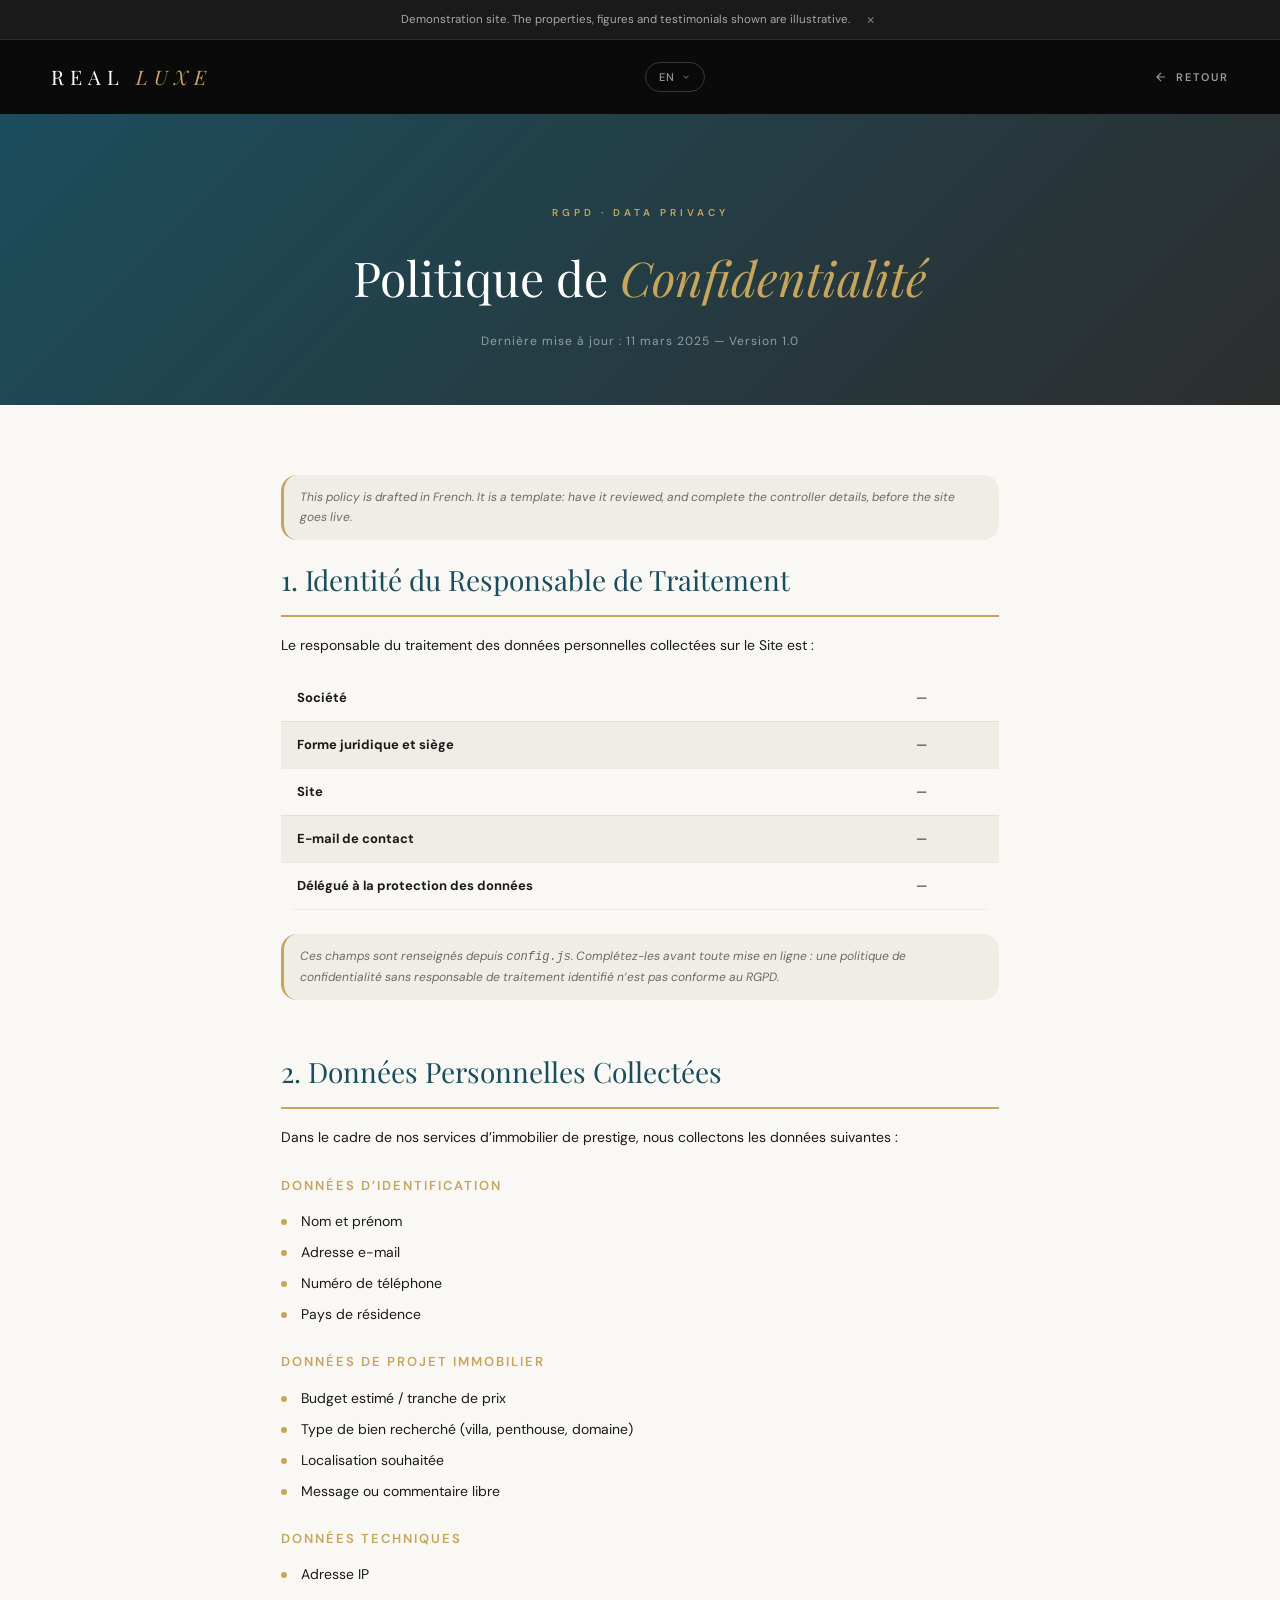
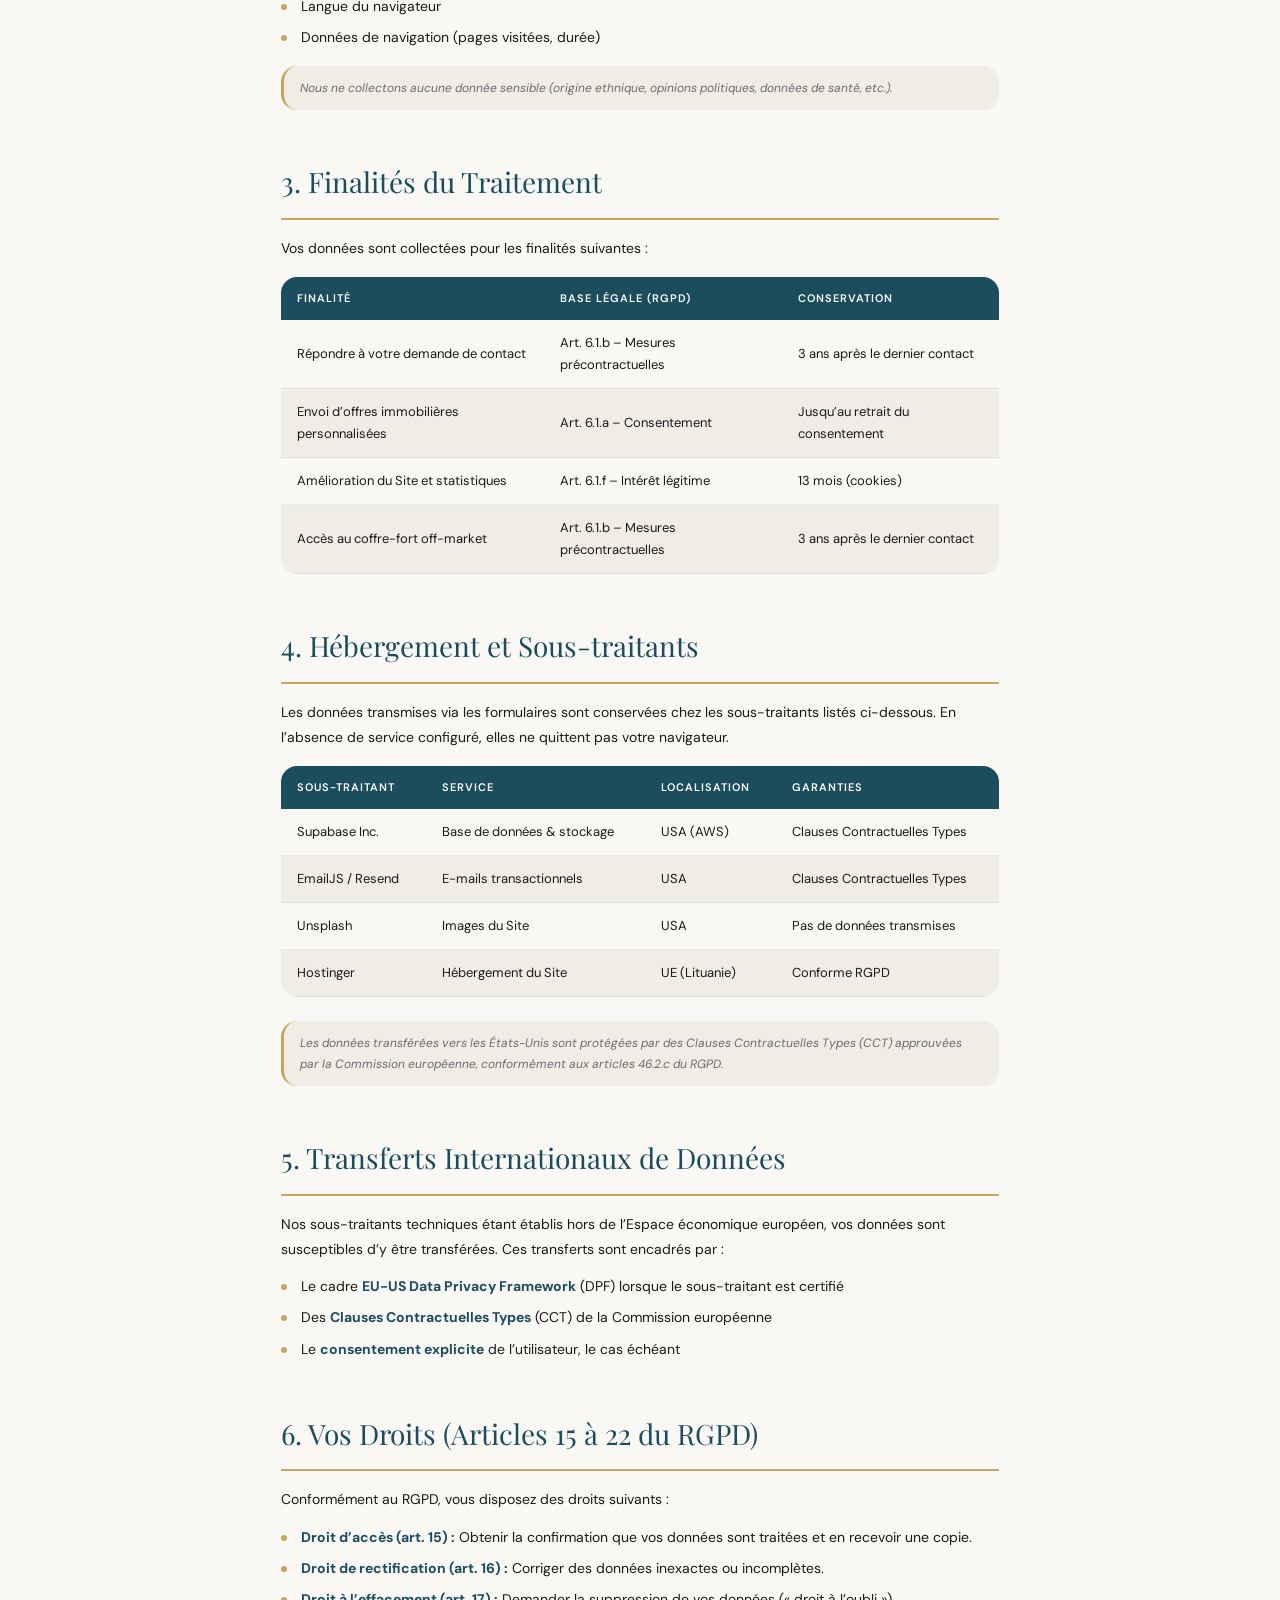
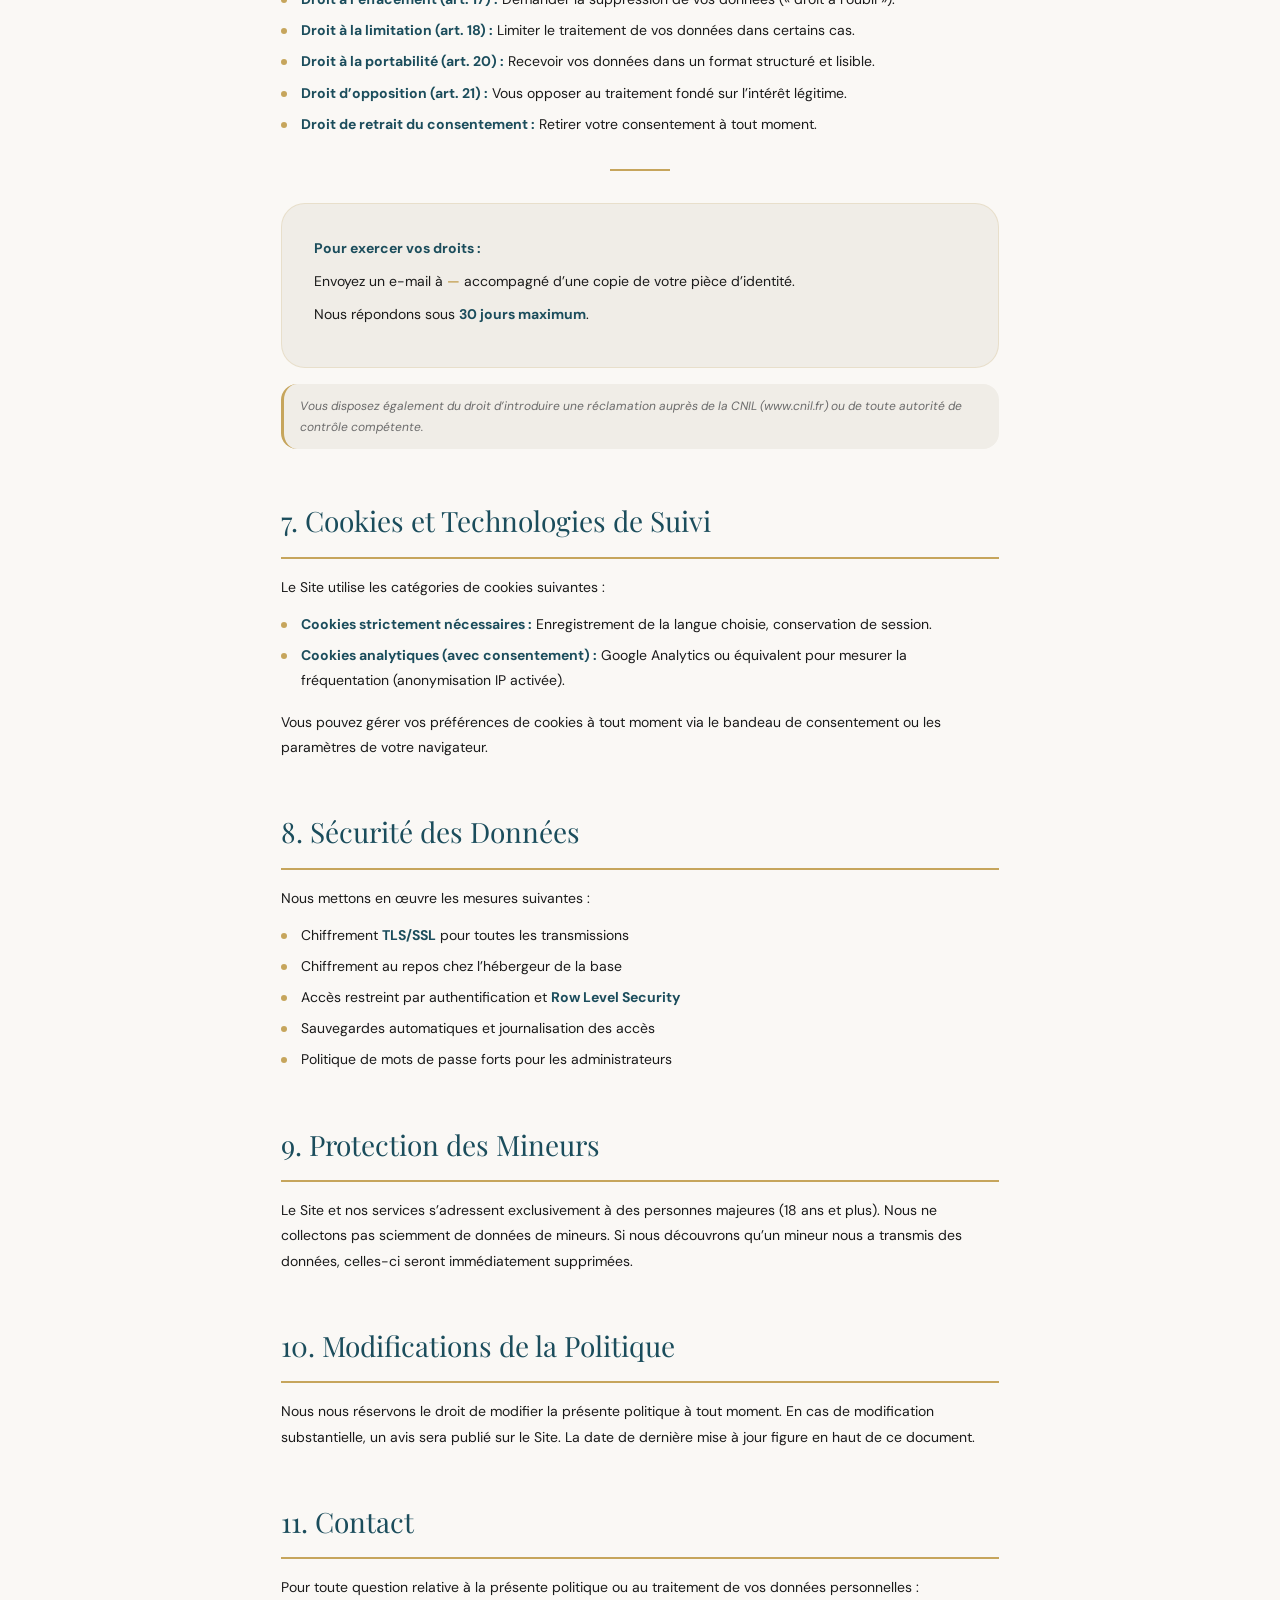
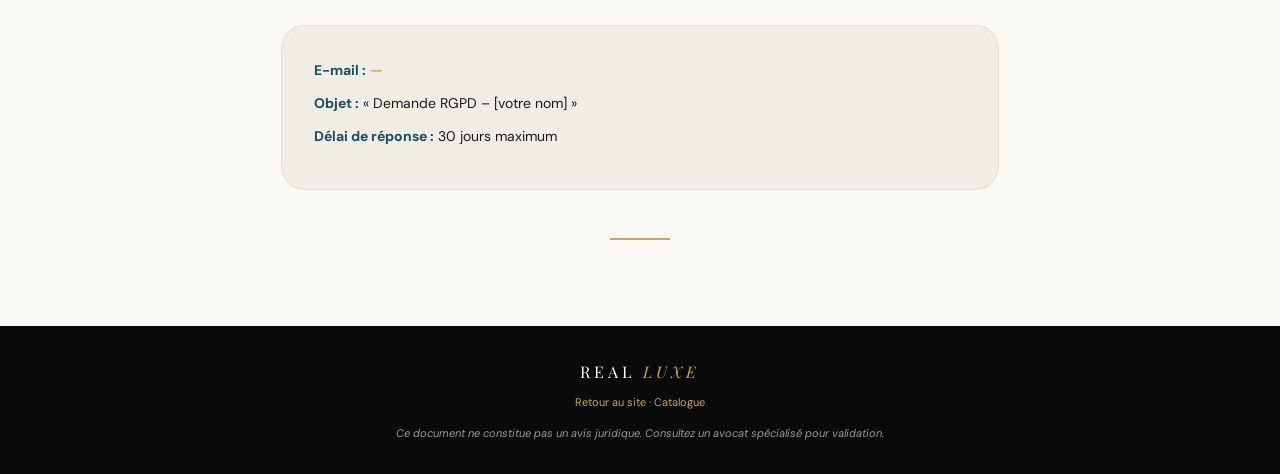
<file: privacy.html>
<!DOCTYPE html>
<html lang="fr">
<head>
<meta charset="UTF-8">
<meta name="viewport" content="width=device-width,initial-scale=1,viewport-fit=cover">
<meta name="description" content="Real Luxe — Politique de Confidentialité. Protection des données personnelles conforme au RGPD.">
<meta name="referrer" content="strict-origin-when-cross-origin">
<title>Real Luxe — Politique de Confidentialité</title>

<!-- Fonts -->
<link rel="preconnect" href="https://fonts.googleapis.com">
<link rel="preconnect" href="https://fonts.gstatic.com" crossorigin>
<link href="https://fonts.googleapis.com/css2?family=Playfair+Display:ital,wght@0,400;0,700;0,900;1,400&family=DM+Sans:wght@300;400;500;600;700&display=swap" rel="stylesheet">

<script src="config.js" defer></script>
<script src="data.js" defer></script>
<script src="script.js" defer></script>

<style>
:root{
  --gold:#C6A55C;--gold-light:#D4B978;--gold-dark:#A88B3D;
  --ivory:#FAF8F5;--cream:#F0EDE7;
  --charcoal:#1A1A1A;--graphite:#2D2D2D;--slate:#6B6B6B;--mist:#9A9A9A;
  --white:#FFFFFF;--black:#0A0A0A;
  --sea:#1B4D5C;--sea-light:#2A7A8C;
  --font-display:'Playfair Display',Georgia,serif;
  --font-body:'DM Sans','Helvetica Neue',sans-serif;
  --ease:cubic-bezier(.22,1,.36,1);
  --gutter:clamp(20px,4vw,80px);
  --radius:16px;--radius-lg:24px;--radius-pill:999px;
}
*,*::before,*::after{margin:0;padding:0;box-sizing:border-box}
html{-webkit-text-size-adjust:100%;overflow-x:hidden}
body{font-family:var(--font-body);font-weight:400;color:var(--charcoal);background:var(--ivory);line-height:1.7;overflow-x:hidden;-webkit-font-smoothing:antialiased;-moz-osx-font-smoothing:grayscale}
a{text-decoration:none;color:inherit}

/* Site notice — this page carries its own stylesheet, so the rule is repeated
   here rather than pulling in the whole design system for one bar. */
.pp-header{gap:16px}
.pp-header .lang-sel{position:relative;margin-left:auto;margin-right:16px}
.pp-header .lang-btn{display:flex;align-items:center;gap:6px;padding:7px 13px;border:1px solid rgba(255,255,255,.18);border-radius:999px;background:none;cursor:pointer;font-family:inherit;font-size:11px;font-weight:500;letter-spacing:.1em;color:var(--mist)}
.pp-header .lang-btn:hover{color:var(--gold);border-color:rgba(198,165,92,.5)}
.pp-header .lang-drop{display:none;position:absolute;top:calc(100% + 6px);right:0;background:#1A1A1A;border:1px solid rgba(255,255,255,.12);border-radius:10px;overflow:hidden;min-width:64px;z-index:20}
.pp-header .lang-sel.open .lang-drop{display:block}
.pp-header .lang-opt{display:block;width:100%;padding:9px 14px;border:0;background:none;cursor:pointer;font-family:inherit;font-size:11px;letter-spacing:.1em;color:var(--mist);text-align:left}
.pp-header .lang-opt:hover,.pp-header .lang-opt.active{background:rgba(198,165,92,.14);color:var(--gold)}
.site-notice{display:flex;align-items:center;justify-content:center;gap:12px;padding:9px 20px;background:var(--charcoal);color:rgba(255,255,255,.62);font-size:11.5px;line-height:1.5;text-align:center;border-bottom:1px solid rgba(255,255,255,.07)}
.site-notice-close{background:none;border:0;cursor:pointer;color:rgba(255,255,255,.4);font-size:17px;line-height:1;padding:2px 4px;font-family:inherit}
.site-notice-close:hover{color:var(--gold)}
[hidden]{display:none!important}
:focus-visible{outline:2px solid var(--gold);outline-offset:3px}

/* HEADER */
.pp-header{background:var(--black);padding:20px var(--gutter);display:flex;align-items:center;justify-content:space-between}
.pp-logo{font-family:var(--font-display);font-size:20px;font-weight:400;letter-spacing:6px;text-transform:uppercase;color:var(--white)}
.pp-logo span{color:var(--gold);font-style:italic}
.pp-back{display:inline-flex;align-items:center;gap:8px;font-size:11px;font-weight:600;letter-spacing:2px;text-transform:uppercase;color:var(--mist);transition:color .3s}
.pp-back:hover{color:var(--gold)}
.pp-back svg{transition:transform .3s}
.pp-back:hover svg{transform:translateX(-4px)}

/* HERO BANNER */
.pp-hero{background:linear-gradient(135deg,var(--sea) 0%,var(--graphite) 100%);padding:clamp(60px,10vh,100px) var(--gutter) clamp(40px,6vh,60px);text-align:center}
.pp-hero-label{font-size:10px;font-weight:600;letter-spacing:4px;text-transform:uppercase;color:var(--gold);margin-bottom:16px}
.pp-hero h1{font-family:var(--font-display);font-size:clamp(28px,5vw,48px);font-weight:400;color:var(--white);margin-bottom:12px}
.pp-hero h1 em{color:var(--gold);font-style:italic}
.pp-hero-date{font-size:12px;color:rgba(255,255,255,.5);letter-spacing:1px}

/* CONTENT */
.pp-content{max-width:820px;margin:0 auto;padding:clamp(40px,6vh,80px) var(--gutter)}

.pp-section{margin-bottom:48px}
.pp-section h2{font-family:var(--font-display);font-size:clamp(20px,3vw,28px);font-weight:400;color:var(--sea);margin-bottom:16px;padding-bottom:12px;border-bottom:2px solid var(--gold)}
.pp-section h3{font-size:13px;font-weight:600;letter-spacing:2px;text-transform:uppercase;color:var(--gold);margin:24px 0 12px}
.pp-section p{font-size:14px;color:var(--charcoal);line-height:1.8;margin-bottom:12px}
.pp-section ul{list-style:none;padding:0;margin:0 0 16px}
.pp-section ul li{position:relative;padding-left:20px;font-size:14px;line-height:1.8;margin-bottom:6px}
.pp-section ul li::before{content:'';position:absolute;left:0;top:10px;width:6px;height:6px;background:var(--gold);border-radius:50%}
.pp-section ul li strong{color:var(--sea)}
.pp-note{font-size:12px;color:var(--slate);font-style:italic;padding:12px 16px;background:var(--cream);border-radius:var(--radius);border-left:3px solid var(--gold);margin:16px 0}

/* TABLE */
.pp-table{width:100%;border-collapse:collapse;margin:16px 0 24px;font-size:13px;border-radius:var(--radius);overflow:hidden}
.pp-table thead{background:var(--sea);color:var(--white)}
.pp-table th{padding:12px 16px;text-align:left;font-weight:600;font-size:11px;letter-spacing:1px;text-transform:uppercase}
.pp-table td{padding:12px 16px;border-bottom:1px solid rgba(0,0,0,.06)}
.pp-table tbody tr:nth-child(even){background:var(--cream)}
.pp-table tbody tr:hover{background:rgba(198,165,92,.08)}

/* CONTACT BOX */
.pp-contact{background:var(--cream);border-radius:var(--radius-lg);padding:32px;border:1px solid rgba(198,165,92,.2);margin-top:24px}
.pp-contact p{margin-bottom:8px;font-size:14px}
.pp-contact strong{color:var(--sea)}
.pp-contact .pp-email{color:var(--gold);font-weight:600}

/* GOLD LINE */
.pp-gold-line{width:60px;height:2px;background:var(--gold);margin:32px auto}

/* FOOTER */
.pp-footer{background:var(--black);color:var(--white);padding:32px var(--gutter);text-align:center}
.pp-footer-logo{font-family:var(--font-display);font-size:16px;letter-spacing:4px;text-transform:uppercase;margin-bottom:8px}
.pp-footer-logo span{color:var(--gold);font-style:italic}
.pp-footer p{font-size:11px;color:var(--mist)}
.pp-footer a{color:var(--gold);transition:color .3s}
.pp-footer a:hover{color:var(--gold-light)}
.pp-disclaimer{font-size:10px;color:var(--slate);margin-top:12px;font-style:italic}

/* RESPONSIVE */
@media(max-width:600px){
  .pp-table{font-size:11px}
  .pp-table th,.pp-table td{padding:8px 10px}
  .pp-contact{padding:20px}
}
</style>
</head>
<body data-page="privacy" data-lang-fixed>

<!-- Demonstration notice. Populated from config.notice; removed when disabled. -->
<div id="siteNotice" class="site-notice" hidden>
  <span id="siteNoticeText"></span>
  <button type="button" class="site-notice-close" aria-label="Dismiss notice">&times;</button>
</div>

<!-- HEADER -->
<div class="pp-header">
  <a href="index.html" class="pp-logo">Real <span>Luxe</span></a>
  <span data-lang-mount></span><a href="index.html" class="pp-back">
    <svg width="14" height="14" viewBox="0 0 24 24" fill="none" stroke="currentColor" stroke-width="2"><path d="M19 12H5M12 19l-7-7 7-7"/></svg>
    Retour
  </a>
</div>

<!-- HERO -->
<div class="pp-hero">
  <div class="pp-hero-label">RGPD &middot; Data Privacy</div>
  <h1>Politique de <em>Confidentialit&eacute;</em></h1>
  <p class="pp-hero-date">Derni&egrave;re mise &agrave; jour : 11 mars 2025 &mdash; Version 1.0</p>
</div>

<!-- CONTENT -->
<div class="pp-content">

  <div class="pp-note" data-t="privacy_notice"></div>


  <!-- 1. RESPONSABLE -->
  <div class="pp-section">
    <h2>1. Identit&eacute; du Responsable de Traitement</h2>
    <p>Le responsable du traitement des donn&eacute;es personnelles collect&eacute;es sur le Site est&nbsp;:</p>
    <table class="pp-table">
      <tbody>
        <tr><td><strong>Soci&eacute;t&eacute;</strong></td><td data-legal="name">&mdash;</td></tr>
        <tr><td><strong>Forme juridique et si&egrave;ge</strong></td><td data-legal="jurisdiction">&mdash;</td></tr>
        <tr><td><strong>Site</strong></td><td data-legal="url">&mdash;</td></tr>
        <tr><td><strong>E-mail de contact</strong></td><td data-legal="privacyEmail">&mdash;</td></tr>
        <tr><td><strong>D&eacute;l&eacute;gu&eacute; &agrave; la protection des donn&eacute;es</strong></td><td data-legal="dpoEmail">&mdash;</td></tr>
      </tbody>
    </table>
    <div class="pp-note" id="legalTodo" hidden>Ces champs sont renseign&eacute;s depuis <code>config.js</code>. Compl&eacute;tez-les avant toute mise en ligne&nbsp;: une politique de confidentialit&eacute; sans responsable de traitement identifi&eacute; n&rsquo;est pas conforme au RGPD.</div>
  </div>

  <!-- 2. DONNEES -->
  <div class="pp-section">
    <h2>2. Donn&eacute;es Personnelles Collect&eacute;es</h2>
    <p>Dans le cadre de nos services d&rsquo;immobilier de prestige, nous collectons les donn&eacute;es suivantes :</p>

    <h3>Donn&eacute;es d&rsquo;identification</h3>
    <ul>
      <li>Nom et pr&eacute;nom</li>
      <li>Adresse e-mail</li>
      <li>Num&eacute;ro de t&eacute;l&eacute;phone</li>
      <li>Pays de r&eacute;sidence</li>
    </ul>

    <h3>Donn&eacute;es de projet immobilier</h3>
    <ul>
      <li>Budget estim&eacute; / tranche de prix</li>
      <li>Type de bien recherch&eacute; (villa, penthouse, domaine)</li>
      <li>Localisation souhait&eacute;e</li>
      <li>Message ou commentaire libre</li>
    </ul>

    <h3>Donn&eacute;es techniques</h3>
    <ul>
      <li>Adresse IP</li>
      <li>Langue du navigateur</li>
      <li>Donn&eacute;es de navigation (pages visit&eacute;es, dur&eacute;e)</li>
    </ul>

    <div class="pp-note">Nous ne collectons aucune donn&eacute;e sensible (origine ethnique, opinions politiques, donn&eacute;es de sant&eacute;, etc.).</div>
  </div>

  <!-- 3. FINALITES -->
  <div class="pp-section">
    <h2>3. Finalit&eacute;s du Traitement</h2>
    <p>Vos donn&eacute;es sont collect&eacute;es pour les finalit&eacute;s suivantes :</p>
    <table class="pp-table">
      <thead>
        <tr><th>Finalit&eacute;</th><th>Base l&eacute;gale (RGPD)</th><th>Conservation</th></tr>
      </thead>
      <tbody>
        <tr>
          <td>R&eacute;pondre &agrave; votre demande de contact</td>
          <td>Art. 6.1.b &ndash; Mesures pr&eacute;contractuelles</td>
          <td>3 ans apr&egrave;s le dernier contact</td>
        </tr>
        <tr>
          <td>Envoi d&rsquo;offres immobili&egrave;res personnalis&eacute;es</td>
          <td>Art. 6.1.a &ndash; Consentement</td>
          <td>Jusqu&rsquo;au retrait du consentement</td>
        </tr>
        <tr>
          <td>Am&eacute;lioration du Site et statistiques</td>
          <td>Art. 6.1.f &ndash; Int&eacute;r&ecirc;t l&eacute;gitime</td>
          <td>13 mois (cookies)</td>
        </tr>
        <tr>
          <td>Acc&egrave;s au coffre-fort off-market</td>
          <td>Art. 6.1.b &ndash; Mesures pr&eacute;contractuelles</td>
          <td>3 ans apr&egrave;s le dernier contact</td>
        </tr>
      </tbody>
    </table>
  </div>

  <!-- 4. HEBERGEMENT -->
  <div class="pp-section">
    <h2>4. H&eacute;bergement et Sous-traitants</h2>
    <p>Les donn&eacute;es transmises via les formulaires sont conserv&eacute;es chez les sous-traitants list&eacute;s ci-dessous. En l&rsquo;absence de service configur&eacute;, elles ne quittent pas votre navigateur.</p>
    <table class="pp-table">
      <thead>
        <tr><th>Sous-traitant</th><th>Service</th><th>Localisation</th><th>Garanties</th></tr>
      </thead>
      <tbody>
        <tr><td>Supabase Inc.</td><td>Base de donn&eacute;es &amp; stockage</td><td>USA (AWS)</td><td>Clauses Contractuelles Types</td></tr>
        <tr><td>EmailJS / Resend</td><td>E-mails transactionnels</td><td>USA</td><td>Clauses Contractuelles Types</td></tr>
        <tr><td>Unsplash</td><td>Images du Site</td><td>USA</td><td>Pas de donn&eacute;es transmises</td></tr>
        <tr><td>Hostinger</td><td>H&eacute;bergement du Site</td><td>UE (Lituanie)</td><td>Conforme RGPD</td></tr>
      </tbody>
    </table>
    <div class="pp-note">Les donn&eacute;es transf&eacute;r&eacute;es vers les &Eacute;tats-Unis sont prot&eacute;g&eacute;es par des Clauses Contractuelles Types (CCT) approuv&eacute;es par la Commission europ&eacute;enne, conform&eacute;ment aux articles 46.2.c du RGPD.</div>
  </div>

  <!-- 5. TRANSFERTS -->
  <div class="pp-section">
    <h2>5. Transferts Internationaux de Donn&eacute;es</h2>
    <p>Nos sous-traitants techniques &eacute;tant &eacute;tablis hors de l&rsquo;Espace &eacute;conomique europ&eacute;en, vos donn&eacute;es sont susceptibles d&rsquo;y &ecirc;tre transf&eacute;r&eacute;es. Ces transferts sont encadr&eacute;s par&nbsp;:
    <ul>
      <li>Le cadre <strong>EU-US Data Privacy Framework</strong> (DPF) lorsque le sous-traitant est certifi&eacute;</li>
      <li>Des <strong>Clauses Contractuelles Types</strong> (CCT) de la Commission europ&eacute;enne</li>
      <li>Le <strong>consentement explicite</strong> de l&rsquo;utilisateur, le cas &eacute;ch&eacute;ant</li>
    </ul>
  </div>

  <!-- 6. VOS DROITS -->
  <div class="pp-section">
    <h2>6. Vos Droits (Articles 15 &agrave; 22 du RGPD)</h2>
    <p>Conform&eacute;ment au RGPD, vous disposez des droits suivants :</p>
    <ul>
      <li><strong>Droit d&rsquo;acc&egrave;s (art. 15) :</strong> Obtenir la confirmation que vos donn&eacute;es sont trait&eacute;es et en recevoir une copie.</li>
      <li><strong>Droit de rectification (art. 16) :</strong> Corriger des donn&eacute;es inexactes ou incompl&egrave;tes.</li>
      <li><strong>Droit &agrave; l&rsquo;effacement (art. 17) :</strong> Demander la suppression de vos donn&eacute;es (&laquo; droit &agrave; l&rsquo;oubli &raquo;).</li>
      <li><strong>Droit &agrave; la limitation (art. 18) :</strong> Limiter le traitement de vos donn&eacute;es dans certains cas.</li>
      <li><strong>Droit &agrave; la portabilit&eacute; (art. 20) :</strong> Recevoir vos donn&eacute;es dans un format structur&eacute; et lisible.</li>
      <li><strong>Droit d&rsquo;opposition (art. 21) :</strong> Vous opposer au traitement fond&eacute; sur l&rsquo;int&eacute;r&ecirc;t l&eacute;gitime.</li>
      <li><strong>Droit de retrait du consentement :</strong> Retirer votre consentement &agrave; tout moment.</li>
    </ul>

    <div class="pp-gold-line"></div>

    <div class="pp-contact">
      <p><strong>Pour exercer vos droits :</strong></p>
      <p>Envoyez un e-mail &agrave; <span class="pp-email" data-legal="privacyEmail">&mdash;</span> accompagn&eacute; d&rsquo;une copie de votre pi&egrave;ce d&rsquo;identit&eacute;.</p>
      <p>Nous r&eacute;pondons sous <strong>30 jours maximum</strong>.</p>
    </div>

    <div class="pp-note">Vous disposez &eacute;galement du droit d&rsquo;introduire une r&eacute;clamation aupr&egrave;s de la CNIL (www.cnil.fr) ou de toute autorit&eacute; de contr&ocirc;le comp&eacute;tente.</div>
  </div>

  <!-- 7. COOKIES -->
  <div class="pp-section">
    <h2>7. Cookies et Technologies de Suivi</h2>
    <p>Le Site utilise les cat&eacute;gories de cookies suivantes :</p>
    <ul>
      <li><strong>Cookies strictement n&eacute;cessaires :</strong> Enregistrement de la langue choisie, conservation de session.</li>
      <li><strong>Cookies analytiques (avec consentement) :</strong> Google Analytics ou &eacute;quivalent pour mesurer la fr&eacute;quentation (anonymisation IP activ&eacute;e).</li>
    </ul>
    <p>Vous pouvez g&eacute;rer vos pr&eacute;f&eacute;rences de cookies &agrave; tout moment via le bandeau de consentement ou les param&egrave;tres de votre navigateur.</p>
  </div>

  <!-- 8. SECURITE -->
  <div class="pp-section">
    <h2>8. S&eacute;curit&eacute; des Donn&eacute;es</h2>
    <p>Nous mettons en &oelig;uvre les mesures suivantes :</p>
    <ul>
      <li>Chiffrement <strong>TLS/SSL</strong> pour toutes les transmissions</li>
      <li>Chiffrement au repos chez l&rsquo;h&eacute;bergeur de la base</li>
      <li>Acc&egrave;s restreint par authentification et <strong>Row Level Security</strong></li>
      <li>Sauvegardes automatiques et journalisation des acc&egrave;s</li>
      <li>Politique de mots de passe forts pour les administrateurs</li>
    </ul>
  </div>

  <!-- 9. MINEURS -->
  <div class="pp-section">
    <h2>9. Protection des Mineurs</h2>
    <p>Le Site et nos services s&rsquo;adressent exclusivement &agrave; des personnes majeures (18 ans et plus). Nous ne collectons pas sciemment de donn&eacute;es de mineurs. Si nous d&eacute;couvrons qu&rsquo;un mineur nous a transmis des donn&eacute;es, celles-ci seront imm&eacute;diatement supprim&eacute;es.</p>
  </div>

  <!-- 10. MODIFICATIONS -->
  <div class="pp-section">
    <h2>10. Modifications de la Politique</h2>
    <p>Nous nous r&eacute;servons le droit de modifier la pr&eacute;sente politique &agrave; tout moment. En cas de modification substantielle, un avis sera publi&eacute; sur le Site. La date de derni&egrave;re mise &agrave; jour figure en haut de ce document.</p>
  </div>

  <!-- 11. CONTACT -->
  <div class="pp-section">
    <h2>11. Contact</h2>
    <p>Pour toute question relative &agrave; la pr&eacute;sente politique ou au traitement de vos donn&eacute;es personnelles :</p>
    <div class="pp-contact">
      <p><strong>E-mail :</strong> <span class="pp-email" data-legal="privacyEmail">&mdash;</span></p>
      <p><strong>Objet :</strong> &laquo; Demande RGPD &ndash; [votre nom] &raquo;</p>
      <p><strong>D&eacute;lai de r&eacute;ponse :</strong> 30 jours maximum</p>
    </div>
  </div>

  <div class="pp-gold-line"></div>

</div>

<!-- FOOTER -->
<div class="pp-footer">
  <div class="pp-footer-logo">Real <span>Luxe</span></div>
  <p><a href="index.html">Retour au site</a> &middot; <a href="catalogue.html">Catalogue</a></p>
  <p class="pp-disclaimer">Ce document ne constitue pas un avis juridique. Consultez un avocat sp&eacute;cialis&eacute; pour validation.</p>
</div>

<script>
/* The policy names the data controller. Those details belong to whoever runs
   the site, so they are read from config.js; until they are filled in, the
   page says so plainly rather than displaying an invented company. */
document.addEventListener('DOMContentLoaded', function () {
  if (!window.RL) return;
  var values = {
    name: window.RL.get('brand.legalName'),
    jurisdiction: window.RL.get('brand.legalJurisdiction'),
    url: window.RL.get('brand.url'),
    privacyEmail: window.RL.get('contact.privacyEmail') || window.RL.get('contact.email'),
    dpoEmail: window.RL.get('contact.dpoEmail')
  };
  var missing = false;
  document.querySelectorAll('[data-legal]').forEach(function (el) {
    var v = values[el.getAttribute('data-legal')];
    if (v) el.textContent = v; else missing = true;
  });
  var todo = document.getElementById('legalTodo');
  if (todo && missing) todo.hidden = false;
});
</script>
</body>
</html>
</file>
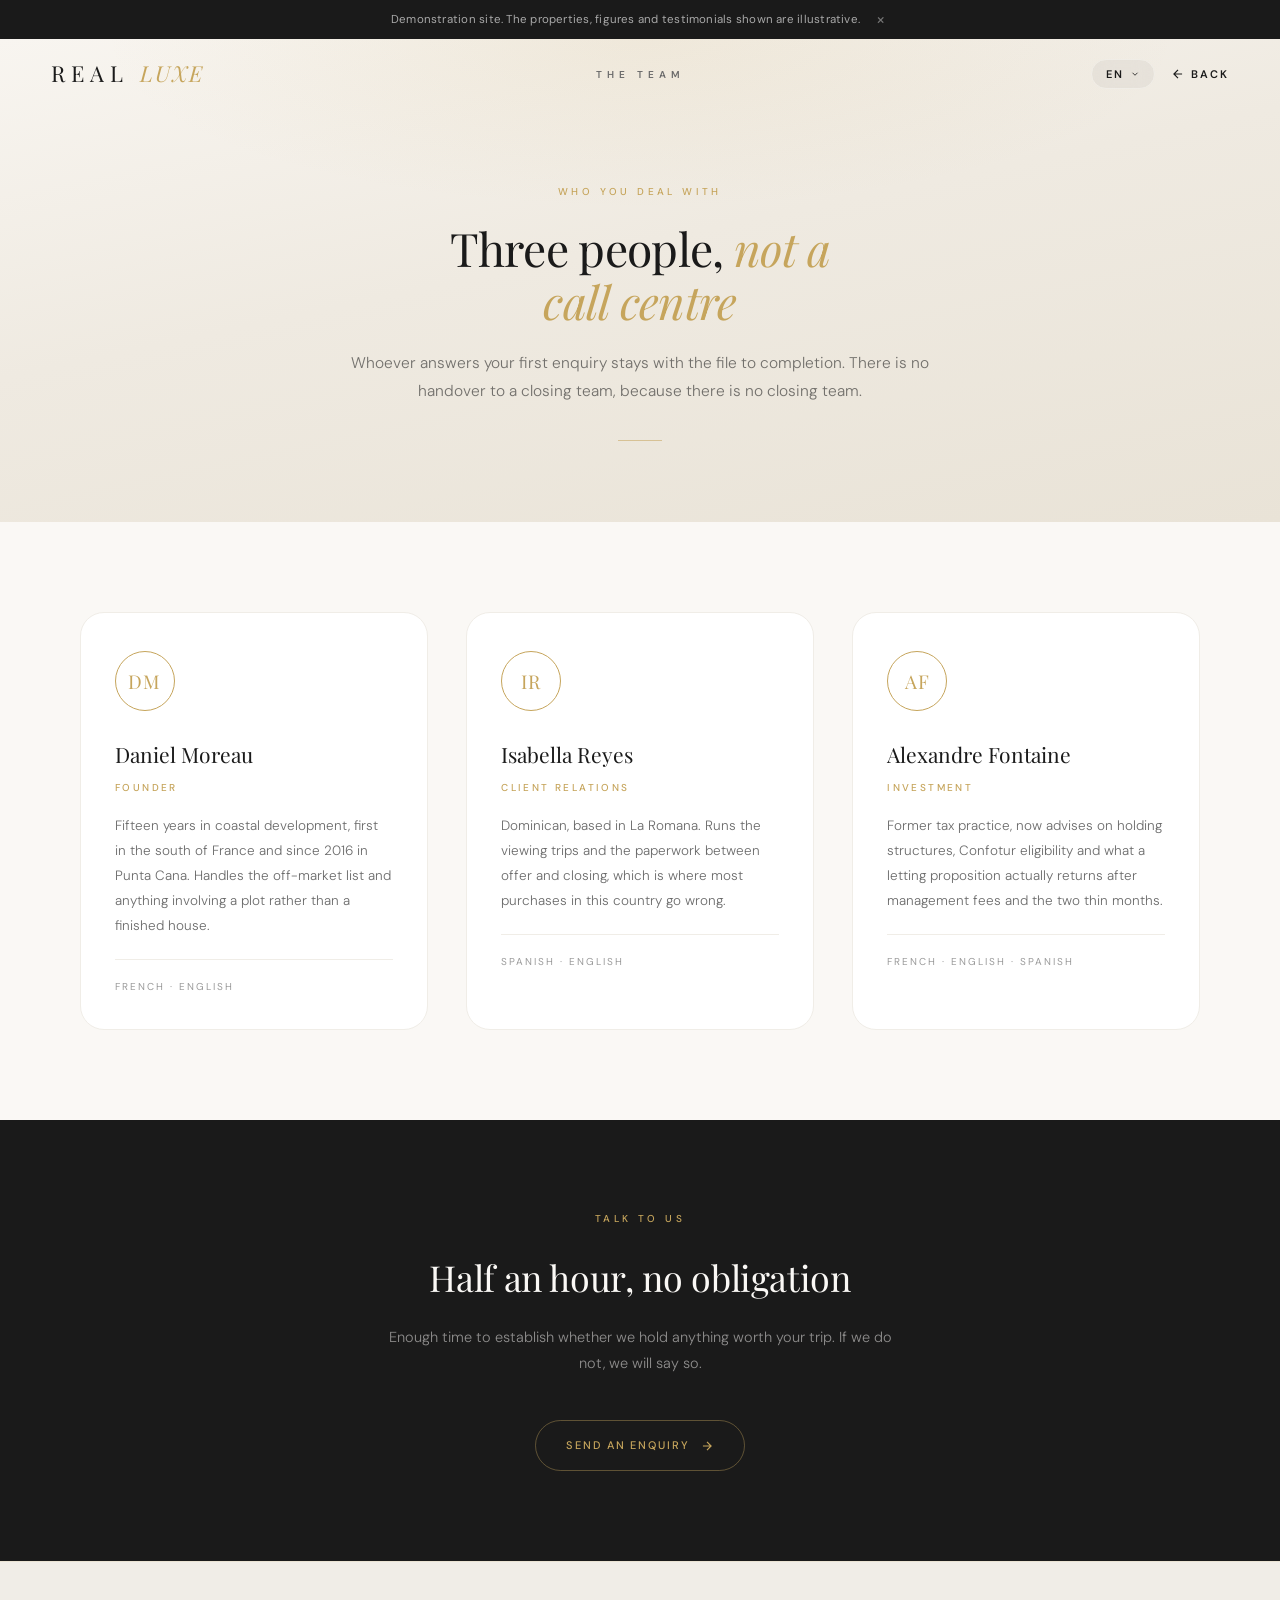
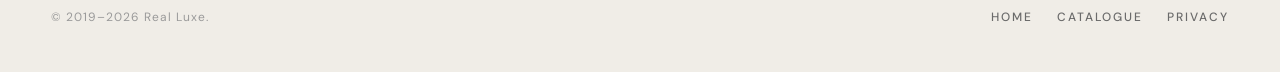
<file: team.html>
<!DOCTYPE html>
<html lang="en">
<head>
<meta charset="UTF-8">
<meta name="viewport" content="width=device-width,initial-scale=1,viewport-fit=cover">
<meta name="description" content="The people behind Real Luxe — three advisers covering the Dominican east and north coasts.">
<meta name="referrer" content="strict-origin-when-cross-origin">
<meta name="theme-color" content="#1A1A1A">
<title>Real Luxe — The team</title>
<link rel="icon" type="image/svg+xml" href="favicon.svg">

<link rel="preconnect" href="https://fonts.googleapis.com">
<link rel="preconnect" href="https://fonts.gstatic.com" crossorigin>
<link href="https://fonts.googleapis.com/css2?family=Playfair+Display:ital,wght@0,400;0,500;0,600;1,400&family=DM+Sans:wght@300;400;500;600&display=swap" rel="stylesheet">

<script src="config.js" defer></script>
<script src="data.js" defer></script>
<script src="script.js" defer></script>

<link rel="stylesheet" href="style.css">

<style>
  /* Team hero */
  .team-hero{position:relative;padding:clamp(120px,16vh,180px) var(--gutter) clamp(64px,9vh,104px);text-align:center;background:linear-gradient(168deg,#F8F5F0 0%,#EFEAE1 45%,#E9E3D7 100%);overflow:hidden}
  .team-hero::before{content:'';position:absolute;inset:0;background:radial-gradient(ellipse 60% 50% at 50% 0%,rgba(198,165,92,.11) 0%,transparent 70%);pointer-events:none}
  .team-hero>*{position:relative}
  .team-hero-label{display:block;font-size:10px;font-weight:500;letter-spacing:.34em;text-transform:uppercase;color:var(--gold);margin-bottom:22px}
  .team-hero h1{font-family:var(--font-display);font-size:clamp(30px,3.6vw,54px);font-weight:400;color:var(--charcoal);line-height:1.15;margin:0 auto 22px;max-width:16ch;letter-spacing:-.015em}
  .team-hero h1 em{font-style:italic;color:var(--gold)}
  .team-hero-sub{font-size:15.5px;font-weight:300;color:rgba(26,26,26,.58);max-width:58ch;margin:0 auto;line-height:1.8}
  .team-hero-line{width:44px;height:1px;background:var(--gold);margin:34px auto 0;opacity:.55}

  /* Team grid */
  .team-section{padding:clamp(64px,10vh,104px) var(--gutter);background:var(--ivory)}
  .team-grid{display:grid;grid-template-columns:repeat(3,1fr);gap:clamp(24px,3vw,44px);max-width:1120px;margin:0 auto}
  .team-card{background:#fff;border:1px solid var(--cream);border-radius:var(--radius-lg);padding:38px 34px 34px;transition:border-color .4s var(--ease),transform .4s var(--ease)}
  .team-card:hover{border-color:rgba(198,165,92,.45);transform:translateY(-3px)}

  /* A monogram instead of a stock photograph: a placeholder that reads as a
     deliberate choice, and does not put a stranger's face on the site. */
  .team-monogram{width:60px;height:60px;border:1px solid var(--gold);border-radius:50%;display:flex;align-items:center;justify-content:center;font-family:var(--font-display);font-size:19px;color:var(--gold);letter-spacing:.06em;margin-bottom:26px}
  .team-card-name{font-family:var(--font-display);font-size:21px;font-weight:400;color:var(--charcoal);margin:0 0 7px}
  .team-card-role{display:block;font-size:10px;font-weight:500;letter-spacing:.24em;text-transform:uppercase;color:var(--gold);margin-bottom:18px}
  .team-card-bio{font-size:13.5px;font-weight:300;color:var(--slate);line-height:1.85;margin:0}
  .team-card-langs{margin-top:20px;padding-top:18px;border-top:1px solid var(--cream);font-size:10px;letter-spacing:.2em;text-transform:uppercase;color:var(--mist)}

  /* Booking */
  .booking-section{padding:clamp(64px,10vh,104px) var(--gutter);background:var(--charcoal);text-align:center}
  .booking-label{display:block;font-size:10px;font-weight:500;letter-spacing:.34em;text-transform:uppercase;color:var(--gold);margin-bottom:20px}
  .booking-section h2{font-family:var(--font-display);font-size:clamp(26px,2.8vw,40px);font-weight:400;color:var(--ivory);margin:0 0 16px;letter-spacing:-.01em}
  .booking-sub{font-size:14.5px;font-weight:300;color:rgba(250,248,245,.52);max-width:52ch;margin:0 auto 44px;line-height:1.8}
  .booking-wrapper{max-width:900px;margin:0 auto;border-radius:var(--radius);overflow:hidden;background:rgba(255,255,255,.03);border:1px solid rgba(198,165,92,.12)}
  .booking-fallback{display:inline-flex;align-items:center;gap:10px;padding:15px 30px;border:1px solid rgba(198,165,92,.4);border-radius:var(--radius-pill);color:var(--gold);font-size:11px;font-weight:500;letter-spacing:.18em;text-transform:uppercase;transition:background .35s var(--ease),color .35s var(--ease)}
  .booking-fallback:hover{background:var(--gold);color:var(--black)}

  @media (max-width:960px){ .team-grid{grid-template-columns:repeat(2,1fr)} }
  @media (max-width:640px){ .team-grid{grid-template-columns:1fr;max-width:420px} }
</style>
</head>

<body data-page="team">

<!-- Demonstration notice. Populated from config.notice; removed when disabled. -->
<div id="siteNotice" class="site-notice" hidden>
  <span id="siteNoticeText"></span>
  <button type="button" class="site-notice-close" aria-label="Dismiss notice">&times;</button>
</div>

<a href="#team" class="skip-link" data-t="skip">Skip to content</a>

<div class="page-transition" id="pageTransition"></div>

<header class="cat-header" id="catHeader">
  <a href="index.html" class="h-logo">Real <span>Luxe</span></a>
  <div class="cat-header-center" data-t="team_header">The team</div>
  <div class="cat-header-right" data-lang-mount>
    <a href="index.html" class="back-link">
      <svg width="14" height="14" viewBox="0 0 24 24" fill="none" stroke="currentColor" stroke-width="2" aria-hidden="true"><path d="M19 12H5M12 19l-7-7 7-7"/></svg>
      <span data-t="nav_back">Back</span>
    </a>
  </div>
</header>

<section class="team-hero">
  <span class="team-hero-label" data-t="team_label">Who you deal with</span>
  <h1 data-t="team_title">Three people, <em>not a call centre</em></h1>
  <p class="team-hero-sub" data-t="team_sub">Whoever answers your first enquiry stays with the file to completion. There is no handover to a closing team, because there is no closing team.</p>
  <div class="team-hero-line"></div>
</section>

<section class="team-section" id="team">
  <div class="team-grid">

    <article class="team-card">
      <div class="team-monogram" aria-hidden="true">DM</div>
      <h2 class="team-card-name">Daniel Moreau</h2>
      <span class="team-card-role" data-t="team_r1">Founder</span>
      <p class="team-card-bio" data-t="team_b1">Fifteen years in coastal development, first in the south of France and since 2016 in Punta Cana. Handles the off-market list and anything involving a plot rather than a finished house.</p>
      <div class="team-card-langs" data-t="team_l1">French &middot; English</div>
    </article>

    <article class="team-card">
      <div class="team-monogram" aria-hidden="true">IR</div>
      <h2 class="team-card-name">Isabella Reyes</h2>
      <span class="team-card-role" data-t="team_r2">Client relations</span>
      <p class="team-card-bio" data-t="team_b2">Dominican, based in La Romana. Runs the viewing trips and the paperwork between offer and closing, which is where most purchases in this country go wrong.</p>
      <div class="team-card-langs" data-t="team_l2">Spanish &middot; English</div>
    </article>

    <article class="team-card">
      <div class="team-monogram" aria-hidden="true">AF</div>
      <h2 class="team-card-name">Alexandre Fontaine</h2>
      <span class="team-card-role" data-t="team_r3">Investment</span>
      <p class="team-card-bio" data-t="team_b3">Former tax practice, now advises on holding structures, Confotur eligibility and what a letting proposition actually returns after management fees and the two thin months.</p>
      <div class="team-card-langs" data-t="team_l3">French &middot; English &middot; Spanish</div>
    </article>

  </div>
</section>

<!-- Booking. The widget loads only when config.contact.bookingUrl is set;
     otherwise the section offers the enquiry form instead. -->
<section class="booking-section" id="booking">
  <span class="booking-label" data-t="book_label">Talk to us</span>
  <h2 data-t="book_title">Half an hour, no obligation</h2>
  <p class="booking-sub" data-t="book_sub">Enough time to establish whether we hold anything worth your trip. If we do not, we will say so.</p>
  <div class="booking-wrapper" id="bookingWrapper" hidden></div>
  <a href="index.html#contact" class="booking-fallback" id="bookingFallback">
    <span data-t="book_cta">Send an enquiry</span>
    <svg width="14" height="14" viewBox="0 0 24 24" fill="none" stroke="currentColor" stroke-width="2" aria-hidden="true"><path d="M5 12h14M12 5l7 7-7 7"/></svg>
  </a>
</section>

<footer class="cat-footer">
  <div class="cat-footer-inner">
    <div class="cat-footer-copy">&copy; <span data-year></span> <span data-brand>Real Luxe</span>.</div>
    <div class="cat-footer-links">
      <a href="index.html" class="cat-footer-link" data-t="nav_home">Home</a>
      <a href="catalogue.html" class="cat-footer-link" data-t="nav_catalogue">Catalogue</a>
      <a href="privacy.html" class="cat-footer-link" data-t="nav_privacy">Privacy</a>
    </div>
  </div>
</footer>

<script>
/* Mounts the scheduler named in config.js. With none set the section keeps the
   enquiry link, so the page never shows an empty widget frame. */
document.addEventListener('DOMContentLoaded', function () {
  var url = window.RL ? window.RL.get('contact.bookingUrl') : '';
  if (!url) return;
  var wrap = document.getElementById('bookingWrapper');
  var fallback = document.getElementById('bookingFallback');
  if (!wrap) return;

  var widget = document.createElement('div');
  widget.className = 'calendly-inline-widget';
  widget.setAttribute('data-url', url);
  widget.style.minWidth = '320px';
  widget.style.height = '700px';
  wrap.appendChild(widget);
  wrap.hidden = false;
  if (fallback) fallback.hidden = true;

  var s = document.createElement('script');
  s.src = 'https://assets.calendly.com/assets/external/widget.js';
  s.async = true;
  document.body.appendChild(s);
});
</script>
</body>
</html>
</file>
<file: style.css>
/*
   REAL LUXE — Global Stylesheet
   Shared Design System + Index Page + Catalogue Page
   */

/* === DESIGN TOKENS === */
:root{
  --gold:#C6A55C;
  --gold-light:#D4B978;
  --gold-dark:#A88B3D;
  --ivory:#FAF8F5;
  --cream:#F0EDE7;
  --charcoal:#1A1A1A;
  --graphite:#2D2D2D;
  --slate:#6B6B6B;
  --mist:#9A9A9A;
  --white:#FFFFFF;
  --black:#0A0A0A;
  --sea:#1B4D5C;
  --sea-light:#2A7A8C;
  --coral:#D4725C;
  --font-display:'Playfair Display',Georgia,serif;
  --font-body:'DM Sans','Helvetica Neue',sans-serif;
  --ease:cubic-bezier(.22,1,.36,1);
  --ease-out:cubic-bezier(.16,1,.3,1);
  --gutter:clamp(20px,4vw,80px);
  --radius:16px;
  --radius-lg:24px;
  --radius-pill:999px;
}

*,*::before,*::after{margin:0;padding:0;box-sizing:border-box}
[hidden]{display:none!important}
html{-webkit-text-size-adjust:100%;overflow-x:hidden;scroll-behavior:smooth}
@media(prefers-reduced-motion:reduce){html{scroll-behavior:auto}}
body{font-family:var(--font-body);font-weight:400;color:var(--charcoal);background:var(--ivory);line-height:1.7;overflow-x:hidden;-webkit-font-smoothing:antialiased;-moz-osx-font-smoothing:grayscale}
img{display:block;max-width:100%;height:auto}
button{border:none;background:none;cursor:pointer;font-family:inherit}
a{text-decoration:none;color:inherit}
input,textarea,select{font-family:inherit;font-size:inherit}

/* === INTRO CURTAIN === */
#preloader{position:fixed;inset:0;z-index:9999;background:var(--black);display:flex;flex-direction:column;align-items:center;justify-content:center;transition:opacity .8s var(--ease),visibility .8s}
#preloader.done{opacity:0;visibility:hidden;pointer-events:none}
.pre-logo{font-family:var(--font-display);font-size:clamp(24px,4vw,38px);font-weight:400;color:var(--gold);letter-spacing:.34em;text-transform:uppercase;opacity:0;transform:translateY(14px)}
.pre-sub{font-size:9px;letter-spacing:.42em;text-transform:uppercase;color:var(--mist);margin-top:18px;opacity:0}

/* === HEADER AND NAVIGATION === */
header{position:fixed;top:0;left:0;right:0;z-index:200;padding:24px var(--gutter);display:flex;align-items:center;gap:24px;transition:background .4s var(--ease),padding .4s var(--ease),box-shadow .4s var(--ease);will-change:transform;backface-visibility:hidden}
header.scrolled{background:rgba(250,248,245,.92);backdrop-filter:blur(20px);-webkit-backdrop-filter:blur(20px);box-shadow:0 1px 0 rgba(0,0,0,.04);padding:16px var(--gutter)}
header.scrolled .h-logo{color:var(--charcoal)}
header.scrolled .nav-link{color:var(--charcoal)}
header.scrolled .nav-cta{background:var(--charcoal);color:var(--white)}

.h-logo{font-family:var(--font-display);font-size:22px;font-weight:400;color:var(--white);letter-spacing:6px;text-transform:uppercase;transition:color .4s;flex-shrink:0}
.h-logo span{color:var(--gold);font-style:italic;letter-spacing:2px}

nav{display:flex;align-items:center;gap:clamp(18px,2.5vw,36px);margin:0 auto;flex-shrink:1;min-width:0}
.nav-link{font-size:11px;font-weight:500;letter-spacing:2.5px;text-transform:uppercase;color:rgba(255,255,255,.8);transition:color .3s;position:relative;white-space:nowrap}
.nav-link::after{content:'';position:absolute;bottom:-4px;left:0;width:0;height:1px;background:var(--gold);transition:width .3s var(--ease)}
.nav-link:hover::after{width:100%}
.nav-link:hover{color:var(--white)}
header.scrolled .nav-link:hover{color:var(--charcoal)}

.nav-cta{display:flex;align-items:center;gap:8px;padding:10px 20px;background:rgba(255,255,255,.12);backdrop-filter:blur(10px);border:1px solid rgba(255,255,255,.15);border-radius:var(--radius-pill);font-size:10px;font-weight:600;letter-spacing:2px;text-transform:uppercase;color:var(--white);transition:all .35s var(--ease);white-space:nowrap;flex-shrink:0}
.nav-cta:hover{background:var(--gold);border-color:var(--gold);color:var(--black);transform:scale(1.03)}
.nav-cta svg{transition:transform .3s}
.nav-cta:hover svg{transform:translateX(3px)}

.mob-toggle{display:none;flex-direction:column;gap:5px;padding:8px;z-index:201}
.mob-toggle span{display:block;width:22px;height:1.5px;background:var(--white);transition:all .3s}
header.scrolled .mob-toggle span{background:var(--charcoal)}

/* === HOME HERO === */
#hero{position:relative;min-height:100vh;min-height:100svh;display:flex;flex-direction:column;justify-content:flex-end;padding:0 var(--gutter) clamp(60px,10vh,120px);overflow:hidden}
.hero-bg{position:absolute;inset:0;z-index:-2}
.hero-bg img{width:100%;height:100%;object-fit:cover;transform:scale(1.08);will-change:transform;backface-visibility:hidden}
.hero-overlay{position:absolute;inset:0;z-index:-1;background:linear-gradient(180deg,rgba(10,10,10,.15) 0%,rgba(10,10,10,.25) 40%,rgba(10,10,10,.65) 100%)}
.hero-vignette{position:absolute;inset:0;z-index:-1;background:radial-gradient(ellipse at center,transparent 50%,rgba(0,0,0,.3) 100%)}

.hero-badge{font-size:10px;font-weight:500;letter-spacing:.34em;text-transform:uppercase;color:rgba(255,255,255,.62);margin-bottom:26px;padding-left:2px}

.hero-title{font-family:var(--font-display);font-size:clamp(38px,5.6vw,82px);font-weight:400;color:var(--white);line-height:1.08;letter-spacing:-.02em;margin-bottom:22px;max-width:22ch;text-wrap:balance}
.hero-title em{font-style:italic;color:var(--gold);display:inline-block}

.hero-sub{font-size:clamp(14px,1.15vw,16.5px);color:rgba(255,255,255,.72);line-height:1.85;max-width:56ch;margin-bottom:40px;font-weight:300}

.hero-actions{display:flex;align-items:center;gap:16px;flex-wrap:wrap}
.btn-primary{display:inline-flex;align-items:center;gap:10px;padding:16px 32px;background:var(--gold);color:var(--black);font-size:12px;font-weight:600;letter-spacing:3px;text-transform:uppercase;border-radius:var(--radius-pill);transition:all .4s var(--ease);border:2px solid var(--gold)}
.btn-primary:hover{background:var(--gold-dark);color:var(--white);transform:translateY(-2px);box-shadow:0 12px 40px rgba(198,165,92,.3);border-color:var(--gold-dark)}
.btn-primary svg{transition:transform .3s}
.btn-primary:hover svg{transform:translateX(4px)}

.btn-ghost{display:inline-flex;align-items:center;gap:10px;padding:16px 32px;background:transparent;color:var(--white);font-size:12px;font-weight:600;letter-spacing:3px;text-transform:uppercase;border-radius:var(--radius-pill);border:1px solid rgba(255,255,255,.25);transition:all .4s var(--ease)}
.btn-ghost:hover{border-color:var(--gold);color:var(--gold);transform:translateY(-2px)}

.hero-stats{position:absolute;bottom:clamp(60px,10vh,120px);right:var(--gutter);display:flex;gap:clamp(28px,4vw,56px)}
.h-stat{text-align:right}
.h-stat-n{font-family:var(--font-display);font-size:clamp(26px,2.6vw,42px);color:var(--white);line-height:1;font-weight:400}
.h-stat-l{font-size:9px;letter-spacing:.28em;text-transform:uppercase;color:rgba(255,255,255,.48);margin-top:10px}

.hero-scroll{position:absolute;bottom:28px;left:50%;transform:translateX(-50%);display:flex;flex-direction:column;align-items:center;gap:8px}
.hero-scroll span{font-size:8px;letter-spacing:5px;text-transform:uppercase;color:rgba(255,255,255,.4)}
.scroll-line{width:1px;height:40px;background:rgba(255,255,255,.15);position:relative;overflow:hidden}
.scroll-line::after{content:'';position:absolute;top:0;left:0;width:100%;height:50%;background:var(--gold);animation:scrollPulse 2s ease-in-out infinite;will-change:transform}
@keyframes scrollPulse{0%{transform:translateY(-100%)}100%{transform:translateY(300%)}}

/* === PAGE TRANSITION OVERLAY === */
.page-transition{position:fixed;inset:0;z-index:9998;background:var(--ivory);opacity:0;pointer-events:none;transition:opacity .4s var(--ease)}
.page-transition.active{opacity:1;pointer-events:all}

/* === SECTION HEADINGS === */
.section{padding:clamp(80px,12vh,160px) var(--gutter)}
.section-dark{background:var(--charcoal);color:var(--white)}
.section-cream{background:var(--cream)}

.sec-label{display:inline-flex;align-items:center;gap:12px;font-size:10px;font-weight:500;letter-spacing:.34em;text-transform:uppercase;color:var(--gold);margin-bottom:18px}
.sec-label::before{content:'';width:32px;height:1px;background:var(--gold)}

.sec-title{font-family:var(--font-display);font-size:clamp(30px,3.6vw,54px);font-weight:400;line-height:1.14;letter-spacing:-.015em;margin-bottom:22px;text-wrap:balance}
.sec-title em{font-style:italic;color:var(--gold)}

.sec-sub{font-size:clamp(14px,1.05vw,16px);color:var(--slate);line-height:1.85;max-width:62ch;font-weight:300}
.section-dark .sec-sub{color:var(--mist)}

/* === LISTING GRID === */
.props-header{display:flex;justify-content:space-between;align-items:flex-end;margin-bottom:60px;flex-wrap:wrap;gap:24px}
.props-grid{display:grid;grid-template-columns:repeat(3,1fr);gap:20px}

.prop-card{position:relative;border-radius:var(--radius-lg);overflow:hidden;cursor:pointer;group:true;will-change:transform,opacity;backface-visibility:hidden}
.prop-card.featured{grid-column:span 2;grid-row:span 2}
.prop-img{position:relative;overflow:hidden;border-radius:var(--radius-lg)}
.prop-card:not(.featured) .prop-img{height:340px}
.prop-card.featured .prop-img{height:100%;min-height:460px}
.prop-img img{width:100%;height:100%;object-fit:cover;transition:transform .8s var(--ease);will-change:transform;backface-visibility:hidden}
.prop-card:hover .prop-img img{transform:scale(1.06)}
.prop-img::after{content:'';position:absolute;inset:0;background:linear-gradient(0deg,rgba(10,10,10,.7) 0%,transparent 50%);transition:opacity .4s}
.prop-card:hover .prop-img::after{opacity:.85}

.prop-tag{position:absolute;top:16px;left:16px;padding:6px 14px;background:rgba(198,165,92,.9);backdrop-filter:blur(8px);border-radius:var(--radius-pill);font-size:9px;font-weight:700;letter-spacing:3px;text-transform:uppercase;color:var(--black);z-index:2}

.prop-info{position:absolute;bottom:0;left:0;right:0;padding:28px;z-index:2}
.prop-loc{font-size:9px;font-weight:600;letter-spacing:4px;text-transform:uppercase;color:var(--gold);margin-bottom:6px}
.prop-name{font-family:var(--font-display);font-size:clamp(20px,2vw,30px);color:var(--white);line-height:1.2;margin-bottom:12px;font-weight:400}
.prop-meta{display:flex;gap:16px;align-items:center;flex-wrap:wrap}
.prop-meta span{font-size:11px;color:rgba(255,255,255,.65);display:flex;align-items:center;gap:5px}
.prop-price{font-family:var(--font-display);font-size:clamp(18px,1.5vw,24px);color:var(--white);font-weight:400;margin-top:12px}

.prop-actions{position:absolute;bottom:28px;right:28px;z-index:2;display:flex;gap:8px;opacity:0;transform:translateY(10px);transition:all .4s var(--ease)}
.prop-card:hover .prop-actions{opacity:1;transform:translateY(0)}
.prop-act-btn{width:44px;height:44px;border-radius:50%;background:rgba(255,255,255,.12);backdrop-filter:blur(10px);border:1px solid rgba(255,255,255,.2);display:flex;align-items:center;justify-content:center;color:var(--white);transition:all .3s}
.prop-act-btn:hover{background:var(--gold);border-color:var(--gold);color:var(--black)}

/* === APPROACH === */
.about-grid{display:grid;grid-template-columns:1fr 1fr;gap:clamp(40px,6vw,100px);align-items:center}
.about-img-wrap{position:relative;border-radius:var(--radius-lg);overflow:hidden;height:clamp(400px,50vw,650px);will-change:transform,opacity}
.about-img-wrap img{width:100%;height:100%;object-fit:cover}
.about-accent{position:absolute;bottom:-20px;right:-20px;width:200px;height:200px;border:1px solid var(--gold);border-radius:var(--radius-lg);opacity:.3}
.about-content{padding:20px 0}
.about-features{display:grid;grid-template-columns:1fr 1fr;gap:24px;margin-top:40px}
.about-feat{padding:22px 0 0;border-top:1px solid rgba(26,26,26,.12)}
.about-feat h4{font-family:var(--font-body);font-size:12px;font-weight:600;letter-spacing:.1em;text-transform:uppercase;margin-bottom:10px;color:var(--charcoal)}
.about-feat p{font-size:13.5px;color:var(--slate);line-height:1.8;font-weight:300}


/* === CONFOTUR === */
.confotur-grid{display:grid;grid-template-columns:repeat(3,1fr);gap:24px;max-width:1200px;margin:0 auto}
.confotur-card{padding:clamp(28px,3vw,48px);border:1px solid var(--cream);border-radius:var(--radius-lg);transition:all .4s var(--ease);position:relative}
.confotur-card:hover{border-color:var(--gold);transform:translateY(-6px);box-shadow:0 20px 60px rgba(198,165,92,.1)}
.confotur-number{font-family:var(--font-display);font-size:48px;color:rgba(198,165,92,.15);font-weight:400;line-height:1;margin-bottom:16px}
.confotur-title{font-family:var(--font-display);font-size:clamp(20px,1.8vw,26px);font-weight:400;line-height:1.3;margin-bottom:16px;color:var(--charcoal)}
.confotur-title em{color:var(--gold);font-style:italic}
.confotur-desc{font-size:13px;color:var(--slate);line-height:1.8;margin-bottom:20px}
.confotur-tags{display:flex;gap:8px;flex-wrap:wrap}
.confotur-tag{padding:5px 12px;background:rgba(198,165,92,.08);border-radius:var(--radius-pill);font-size:10px;font-weight:600;letter-spacing:1px;color:var(--gold-dark);text-transform:uppercase}

@media(max-width:900px){.confotur-grid{grid-template-columns:1fr}}

/* === PLACE-NAME BAND === */
.marquee{padding:40px 0;border-top:1px solid rgba(0,0,0,.06);border-bottom:1px solid rgba(0,0,0,.06);overflow:hidden;background:var(--ivory)}
.marquee-track{display:flex;gap:60px;animation:marqueeScroll 30s linear infinite;width:max-content}
.marquee-item{font-family:var(--font-display);font-size:clamp(24px,3.5vw,48px);font-weight:400;white-space:nowrap;color:rgba(26,26,26,.06);letter-spacing:2px}
.marquee-item em{font-style:italic;color:rgba(198,165,92,.15)}
@keyframes marqueeScroll{0%{transform:translateX(0)}100%{transform:translateX(-50%)}}

/* === NEARBY === */
.life-grid{display:grid;grid-template-columns:repeat(4,1fr);gap:14px;margin-top:56px}
.life-card{position:relative;border-radius:var(--radius-lg);overflow:hidden;height:clamp(230px,22vw,340px);will-change:transform,opacity}
.life-card img{width:100%;height:100%;object-fit:cover;transition:transform .7s var(--ease)}
.life-card:hover img{transform:scale(1.08)}
.life-card::after{content:'';position:absolute;inset:0;background:linear-gradient(0deg,rgba(10,10,10,.6) 0%,transparent 60%);transition:opacity .4s}
.life-card-info{position:absolute;bottom:20px;left:20px;z-index:2}
.life-card-info h4{font-family:var(--font-display);font-size:18px;color:var(--white);font-weight:400;margin-bottom:4px}
.life-card-info span{font-size:10px;letter-spacing:3px;text-transform:uppercase;color:var(--gold)}


/* === SERVICES ACCORDION === */
.fo-grid{display:flex;flex-direction:column;gap:12px}
.fo-card{border:1px solid rgba(255,255,255,.08);border-radius:var(--radius-lg);overflow:hidden;transition:border-color .3s}
.fo-card:hover,.fo-card.open{border-color:rgba(198,165,92,.3)}
.fo-card-header{width:100%;display:flex;justify-content:space-between;align-items:center;gap:20px;padding:clamp(20px,2.4vw,30px);cursor:pointer;background:none;border:0;text-align:left;color:inherit;transition:background .3s}
.fo-card-header:hover{background:rgba(255,255,255,.03)}
.fo-heading{display:flex;align-items:baseline;gap:20px;min-width:0}
.fo-index{font-family:var(--font-display);font-size:13px;color:var(--gold);opacity:.75;flex-shrink:0;letter-spacing:.06em}
.fo-title{display:block;font-family:var(--font-display);font-size:clamp(17px,1.25vw,21px);font-weight:400;color:var(--white);margin-bottom:5px}
.fo-sub{display:block;font-size:10.5px;letter-spacing:.2em;text-transform:uppercase;color:var(--mist)}
.fo-chevron{color:var(--mist);transition:transform .4s var(--ease);flex-shrink:0}
.fo-card.open .fo-chevron{transform:rotate(180deg);color:var(--gold)}
.fo-card-body{max-height:0;overflow:hidden;transition:max-height .5s var(--ease),padding .5s var(--ease)}
.fo-card.open .fo-card-body{max-height:420px}
.fo-card-body p{padding:0 clamp(20px,2.4vw,30px) clamp(24px,2.4vw,32px) calc(clamp(20px,2.4vw,30px) + 33px);font-size:14px;color:var(--mist);line-height:1.9;max-width:78ch;font-weight:300}

/* === BUYER QUOTES === */
.testi-wrap{display:flex;align-items:center;gap:clamp(36px,5vw,72px);margin-top:56px}
.testi-img{flex-shrink:0;width:clamp(200px,24vw,340px);height:clamp(240px,26vw,380px);border-radius:var(--radius-lg);overflow:hidden;position:relative}
.testi-img img{width:100%;height:100%;object-fit:cover}
.testi-content{flex:1}
.testi-quote{font-family:var(--font-display);font-size:clamp(19px,1.7vw,27px);line-height:1.6;font-weight:400;font-style:italic;color:var(--white);margin:0 0 30px;position:relative;padding-left:26px;border-left:1px solid rgba(198,165,92,.45);text-wrap:pretty}
/* The gold rule to the left is the quotation mark; a glyph as well is one
   mark too many. */
.testi-author{font-size:14px;font-weight:600;color:var(--white)}
.testi-role{font-size:11px;letter-spacing:3px;text-transform:uppercase;color:var(--mist);margin-top:4px}

/* === CONTACT AND ENQUIRY FORM === */
.contact-grid{display:grid;grid-template-columns:1fr 1fr;gap:clamp(40px,6vw,100px);align-items:start}
.contact-info h3{font-family:var(--font-display);font-size:clamp(18px,1.5vw,24px);font-weight:400;margin-bottom:16px}
.contact-info p{font-size:14px;color:var(--slate);line-height:1.9;margin-bottom:32px}
.ci-item{display:flex;align-items:flex-start;gap:16px;margin-bottom:24px}
.ci-icon{width:44px;height:44px;border-radius:12px;background:rgba(198,165,92,.08);display:flex;align-items:center;justify-content:center;color:var(--gold);flex-shrink:0}
.ci-label{font-size:10px;letter-spacing:3px;text-transform:uppercase;color:var(--mist);margin-bottom:2px}
.ci-value{font-size:14px;color:var(--charcoal)}

.form-card{background:var(--white);border-radius:var(--radius-lg);padding:clamp(28px,3vw,48px);box-shadow:0 4px 60px rgba(0,0,0,.06)}
.form-card h3{font-family:var(--font-display);font-size:22px;font-weight:400;margin-bottom:4px}
.form-card .form-sub{font-size:12px;color:var(--mist);margin-bottom:28px}
.f-group{margin-bottom:18px}
.f-group label{display:block;font-size:10px;font-weight:600;letter-spacing:3px;text-transform:uppercase;color:var(--slate);margin-bottom:6px}
.f-group input,.f-group select,.f-group textarea{width:100%;padding:13px 16px;background:var(--ivory);border:1px solid var(--cream);border-radius:var(--radius);font-size:14px;color:var(--charcoal);transition:all .3s;outline:none}
.f-group input:focus,.f-group select:focus,.f-group textarea:focus{border-color:var(--gold);background:var(--white);box-shadow:0 0 0 3px rgba(198,165,92,.1)}
.f-group textarea{resize:vertical;min-height:100px}
.f-row{display:grid;grid-template-columns:1fr 1fr;gap:16px}
.form-submit{width:100%;padding:16px;background:var(--gold);color:var(--black);font-size:12px;font-weight:700;letter-spacing:3px;text-transform:uppercase;border-radius:var(--radius-pill);border:none;cursor:pointer;transition:all .4s;display:flex;align-items:center;justify-content:center;gap:10px;margin-top:8px}
.form-submit:hover{background:var(--gold-dark);transform:translateY(-2px);box-shadow:0 8px 30px rgba(198,165,92,.3)}
.form-submit.loading{pointer-events:none;opacity:.7}
.form-submit .spinner{display:none;width:16px;height:16px;border:2px solid rgba(0,0,0,.2);border-top-color:var(--black);border-radius:50%;animation:spin .6s linear infinite}
.form-submit.loading .spinner{display:block}
.form-submit.loading .btn-text{display:none}
@keyframes spin{to{transform:rotate(360deg)}}
.form-success{display:none;text-align:center;padding:40px 20px}
.form-success.show{display:block}
.form-success svg{color:var(--gold);margin-bottom:16px}
.form-success h4{font-family:var(--font-display);font-size:22px;margin-bottom:8px}
.form-success p{font-size:13px;color:var(--slate);line-height:1.7}

/* === FLOATING ENQUIRY SHORTCUT === */
.wa-btn{position:fixed;bottom:26px;right:26px;z-index:300;opacity:0;visibility:hidden;transform:translateY(8px);pointer-events:none;display:flex;align-items:center;gap:9px;padding:13px 22px;background:var(--charcoal);color:var(--ivory);border:1px solid rgba(255,255,255,.14);border-radius:var(--radius-pill);font-size:11px;font-weight:500;letter-spacing:.14em;text-transform:uppercase;box-shadow:0 10px 34px rgba(0,0,0,.22);transition:background .35s var(--ease),color .35s var(--ease),transform .35s var(--ease),opacity .35s var(--ease),visibility .35s}
.wa-btn.visible{opacity:1;visibility:visible;transform:none;pointer-events:auto}
.wa-btn.visible:hover{background:var(--gold);color:var(--black);border-color:var(--gold);transform:translateY(-2px)}
.wa-btn svg{flex-shrink:0}

/* === FOOTER === */
footer{background:var(--black);color:var(--white);padding:clamp(60px,8vh,100px) var(--gutter) 32px}
.ft-top{display:grid;grid-template-columns:2fr 1fr 1fr 1fr;gap:60px;margin-bottom:60px}
.ft-logo{font-family:var(--font-display);font-size:24px;letter-spacing:6px;text-transform:uppercase;margin-bottom:16px}
.ft-logo span{color:var(--gold);font-style:italic}
.ft-desc{font-size:13px;color:var(--mist);line-height:1.8;max-width:320px}
.ft-col h5{font-size:10px;font-weight:700;letter-spacing:4px;text-transform:uppercase;color:var(--gold);margin-bottom:20px}
.ft-col a{display:block;font-size:13px;color:var(--mist);margin-bottom:10px;transition:color .3s}
.ft-col a:hover{color:var(--white)}
.ft-bottom{display:flex;justify-content:space-between;align-items:center;padding-top:32px;border-top:1px solid rgba(255,255,255,.08);flex-wrap:wrap;gap:16px}
.ft-copy{font-size:11px;color:rgba(255,255,255,.3)}
.ft-socials{display:flex;gap:12px}
.ft-social{width:36px;height:36px;border-radius:50%;border:1px solid rgba(255,255,255,.1);display:flex;align-items:center;justify-content:center;color:var(--mist);transition:all .3s}
.ft-social:hover{border-color:var(--gold);color:var(--gold);transform:translateY(-2px)}

/* === PROPERTY DETAIL OVERLAY === */
.pd-overlay{position:fixed;inset:0;z-index:500;background:var(--ivory);overflow-y:auto;overflow-x:hidden;opacity:0;visibility:hidden;transition:opacity .5s var(--ease),visibility .5s}
.pd-overlay.active{opacity:1;visibility:visible}
.pd-container{max-width:1200px;margin:0 auto;padding:0 var(--gutter) 80px}

.pd-close{position:fixed;top:24px;right:24px;z-index:510;width:52px;height:52px;border-radius:50%;background:var(--white);border:1px solid var(--cream);display:flex;align-items:center;justify-content:center;color:var(--charcoal);transition:all .3s;box-shadow:0 4px 20px rgba(0,0,0,.08)}
.pd-close:hover{background:var(--charcoal);color:var(--white);border-color:var(--charcoal);transform:rotate(90deg)}

/* === GALLERY === */
.pd-gallery{margin-bottom:48px;position:relative;z-index:2}
.pd-gallery-main{width:100%;height:clamp(350px,50vh,600px);border-radius:var(--radius-lg);overflow:hidden;margin-top:80px;position:relative}
.pd-gallery-main img{width:100%;height:100%;object-fit:cover;transition:opacity .5s}
.pd-gallery-thumbs{display:flex;gap:8px;margin-top:10px;overflow-x:auto;-webkit-overflow-scrolling:touch;scroll-snap-type:x mandatory;scrollbar-width:none;padding-bottom:4px}
.pd-gallery-thumbs::-webkit-scrollbar{display:none}
.pd-gallery-thumbs .pd-thumb{flex:0 0 auto;width:calc((100% - 56px) / 8);min-width:90px;height:80px;border-radius:var(--radius);overflow:hidden;cursor:pointer;opacity:.5;transition:all .4s var(--ease);border:2px solid transparent;scroll-snap-align:start}
.pd-gallery-thumbs .pd-thumb:hover,.pd-gallery-thumbs .pd-thumb.active{opacity:1;border-color:var(--gold)}
.pd-gallery-thumbs .pd-thumb img{width:100%;height:100%;object-fit:cover}

/* === CONTENT === */
.pd-content{max-width:900px;position:relative;z-index:1}

.pd-header{display:flex;justify-content:space-between;align-items:flex-start;flex-wrap:wrap;gap:24px;margin-bottom:36px}
.pd-tag{display:inline-block;padding:5px 14px;background:rgba(198,165,92,.1);border-radius:var(--radius-pill);font-size:9px;font-weight:700;letter-spacing:3px;text-transform:uppercase;color:var(--gold-dark);margin-bottom:12px}
.pd-name{font-family:var(--font-display);font-size:clamp(32px,4vw,52px);font-weight:400;line-height:1.1;letter-spacing:-1px;color:var(--charcoal)}
.pd-location{display:flex;align-items:center;gap:6px;margin-top:10px;color:var(--slate);font-size:13px;letter-spacing:1px}
.pd-location svg{color:var(--gold)}
.pd-price{font-family:var(--font-display);font-size:clamp(28px,3.5vw,42px);color:var(--gold-dark);font-weight:400;white-space:nowrap}

/* === SPECS === */
.pd-specs{display:grid;grid-template-columns:repeat(auto-fit,minmax(130px,1fr));gap:16px;margin-bottom:40px;padding:28px 0;border-top:1px solid var(--cream);border-bottom:1px solid var(--cream)}
.pd-spec{text-align:center;padding:16px 8px}
.pd-spec-value{font-family:var(--font-display);font-size:24px;color:var(--charcoal);line-height:1;margin-bottom:6px}
.pd-spec-label{font-size:9px;font-weight:600;letter-spacing:3px;text-transform:uppercase;color:var(--mist)}

/* === DESCRIPTION === */
.pd-description{font-size:15px;color:var(--slate);line-height:2;margin-bottom:48px;max-width:800px}

/* === SECTION TITLE === */
.pd-section-title{font-family:var(--font-display);font-size:20px;font-weight:400;color:var(--charcoal);margin-bottom:24px;display:flex;align-items:center;gap:10px}
.pd-section-title svg{color:var(--gold)}

/* === AMENITIES === */
.pd-amenities{display:grid;grid-template-columns:repeat(auto-fill,minmax(200px,1fr));gap:12px;margin-bottom:48px}
.pd-amenity{display:flex;align-items:center;gap:12px;padding:14px 18px;background:var(--white);border:1px solid var(--cream);border-radius:var(--radius);font-size:13px;color:var(--charcoal);transition:all .3s}
.pd-amenity:hover{border-color:var(--gold);transform:translateY(-2px);box-shadow:0 4px 16px rgba(198,165,92,.08)}
.pd-amenity-dot{width:6px;height:6px;border-radius:50%;background:var(--gold);flex-shrink:0}

/* === MAP === */
.pd-map{width:100%;height:320px;border-radius:var(--radius-lg);overflow:hidden;margin-bottom:48px;border:1px solid var(--cream);position:relative;z-index:1}
.pd-map .leaflet-control-attribution{font-size:9px;opacity:.6}
.pd-map .leaflet-popup-content-wrapper{border-radius:12px;font-family:var(--font-body);box-shadow:0 8px 32px rgba(0,0,0,.12)}
.pd-map .leaflet-popup-content{margin:12px 16px;font-size:13px}

/* === CTA === */
.pd-cta{display:flex;gap:16px;flex-wrap:wrap;padding-top:20px}
.pd-cta-btn{flex:1;min-width:220px;justify-content:center}

/* === RESPONSIVE === */
@media(max-width:1100px){
  .props-grid{grid-template-columns:1fr 1fr}
  .prop-card.featured{grid-column:span 2}
  .ft-top{grid-template-columns:1fr 1fr;gap:40px}
}
@media(max-width:900px){
  nav{display:none!important;position:fixed!important;inset:0!important;width:100vw!important;height:100vh!important;height:100dvh!important;max-width:none!important;max-height:none!important;background:var(--white)!important;flex-direction:column!important;justify-content:center!important;align-items:center!important;gap:32px!important;z-index:9998!important;margin:0!important;padding:40px 20px!important;min-width:0!important;overflow-y:auto!important;box-sizing:border-box!important}
  nav.open{display:flex!important}
  nav .nav-link{font-size:16px;letter-spacing:.28em;color:var(--charcoal)!important;white-space:normal;opacity:1!important;transition:color .3s}
  nav .nav-link:hover{color:var(--gold)!important}
  nav .nav-cta{margin-top:20px;white-space:normal;opacity:1!important;background:var(--gold)!important;color:var(--black)!important;border:none!important;padding:15px 32px!important;font-size:11px!important;letter-spacing:.18em!important;backdrop-filter:none!important}
  .mob-toggle{display:flex;z-index:9999;position:relative}

  /* The open menu is a light full-screen panel, so the header marks go dark.
     The panel is a positioned child of the header, so it paints over the static
     logo; the logo needs its own stacking position to stay on top. */
  body.nav-open .h-logo{color:var(--charcoal);position:relative;z-index:9999}
  body.nav-open .mob-toggle span{background:var(--charcoal)}
  body.nav-open .lang-sel{display:none}

  .hero-stats{display:none}
  .hero-title{font-size:clamp(36px,10vw,64px)!important}

  .props-grid{grid-template-columns:1fr}
  .prop-card.featured{grid-column:span 1}
  .prop-card.featured .prop-img{min-height:350px}

  .about-grid{grid-template-columns:1fr;gap:40px}
  .about-img-wrap{height:300px}
  .about-features{grid-template-columns:1fr}

  .life-grid{grid-template-columns:1fr 1fr}
  
  .testi-wrap{flex-direction:column;gap:40px}
  .testi-img{width:100%;height:300px}

  .contact-grid{grid-template-columns:1fr;gap:40px}
  .f-row{grid-template-columns:1fr}

  .ft-top{grid-template-columns:1fr}


  .pd-gallery-thumbs .pd-thumb{min-width:80px;height:65px}
  .pd-header{flex-direction:column}
  .pd-specs{grid-template-columns:repeat(3,1fr)}
  .pd-cta{flex-direction:column}
}
@media(max-width:480px){
  .hero-actions{flex-direction:column;align-items:stretch}
  .btn-primary,.btn-ghost{justify-content:center}
  .life-grid{grid-template-columns:1fr}
  .props-header{flex-direction:column;align-items:flex-start}

  .pd-specs{grid-template-columns:repeat(2,1fr)}
  .pd-gallery-thumbs .pd-thumb{min-width:70px;height:55px}
}

/* === LANGUAGE SELECTOR === */
.lang-sel{position:relative;flex-shrink:0;z-index:201}
.lang-btn{display:flex;align-items:center;gap:6px;padding:7px 14px;background:rgba(255,255,255,.1);backdrop-filter:blur(10px);border:1px solid rgba(255,255,255,.12);border-radius:var(--radius-pill);font-size:11px;font-weight:600;letter-spacing:2px;color:rgba(255,255,255,.85);transition:all .3s;cursor:pointer}
header.scrolled .lang-btn{background:rgba(0,0,0,.04);border-color:var(--cream);color:var(--charcoal)}
.lang-btn:hover{border-color:var(--gold);color:var(--gold)}
.lang-btn svg{transition:transform .3s}
.lang-sel.open .lang-btn svg{transform:rotate(180deg)}
.lang-drop{position:absolute;top:calc(100% + 8px);right:0;background:var(--white);border:1px solid var(--cream);border-radius:var(--radius);box-shadow:0 12px 40px rgba(0,0,0,.1);padding:6px;min-width:56px;opacity:0;visibility:hidden;transform:translateY(-8px);transition:all .3s var(--ease);z-index:210}
.lang-sel.open .lang-drop{opacity:1;visibility:visible;transform:translateY(0)}
.lang-opt{display:block;width:100%;padding:8px 12px;border:none;background:none;font-size:11px;font-weight:600;letter-spacing:2px;color:var(--charcoal);cursor:pointer;border-radius:8px;text-align:center;transition:all .2s}
.lang-opt:hover,.lang-opt.active{background:rgba(198,165,92,.1);color:var(--gold)}

/* === QUALIFICATION TUNNEL === */
.tunnel-progress{display:flex;justify-content:center;gap:12px;margin-bottom:32px}
.tunnel-dot{width:10px;height:10px;border-radius:50%;background:var(--cream);transition:all .4s var(--ease)}
.tunnel-dot.active{background:var(--gold);transform:scale(1.3);box-shadow:0 0 12px rgba(198,165,92,.4)}
.tunnel-dot.done{background:var(--gold-dark)}
.tunnel-step{display:none}
.tunnel-step.active{display:block;animation:tunnelFade .5s var(--ease)}
@keyframes tunnelFade{from{opacity:0;transform:translateY(16px)}to{opacity:1;transform:translateY(0)}}
.tunnel-step h4{font-family:var(--font-display);font-size:18px;font-weight:400;margin-bottom:24px;color:var(--charcoal)}
.t-options{display:grid;grid-template-columns:repeat(3,1fr);gap:14px}
.t-option{padding:28px 16px;border:2px solid var(--cream);border-radius:var(--radius-lg);text-align:center;cursor:pointer;transition:all .4s var(--ease)}
.t-option:hover{border-color:var(--gold-light);transform:translateY(-4px);box-shadow:0 8px 24px rgba(0,0,0,.06)}
.t-option.selected{border-color:var(--gold);background:rgba(198,165,92,.04);box-shadow:0 8px 30px rgba(198,165,92,.12)}
.t-option-icon{margin-bottom:12px;color:var(--gold)}
.t-option h5{font-family:var(--font-display);font-size:15px;font-weight:400;margin-bottom:4px;color:var(--charcoal)}
.t-option p{font-size:11px;color:var(--slate);line-height:1.5}
.t-check{display:flex;align-items:center;gap:12px;padding:18px;border:1px solid var(--cream);border-radius:var(--radius);margin-top:16px;cursor:pointer;transition:all .3s}
.t-check:hover{border-color:var(--gold)}
.t-check input[type="checkbox"]{accent-color:var(--gold);width:18px;height:18px;cursor:pointer}
.t-check span{font-size:13px;color:var(--charcoal)}
.t-nav{display:flex;justify-content:space-between;align-items:center;margin-top:28px;gap:12px}
.t-nav .btn-ghost{padding:12px 24px;font-size:11px;color:var(--charcoal);border-color:var(--cream)}
.t-nav .btn-primary{padding:12px 28px;font-size:11px;flex:0}
@media(max-width:480px){.t-options{grid-template-columns:1fr}}

/* === CONFOTUR CALCULATOR === */
.calc-module{max-width:800px;margin:60px auto 0;padding:clamp(28px,4vw,48px);background:var(--white);border:1px solid var(--cream);border-radius:var(--radius-lg);box-shadow:0 4px 60px rgba(0,0,0,.04)}
.calc-module h3{font-family:var(--font-display);font-size:clamp(22px,2vw,28px);font-weight:400;margin-bottom:4px;text-align:center}
.calc-module h3 em{color:var(--gold);font-style:italic}
.calc-module>p{font-size:13px;color:var(--slate);text-align:center;margin-bottom:28px}
.calc-input-wrap{position:relative;max-width:360px;margin:0 auto 32px}
.calc-input-wrap span{position:absolute;left:16px;top:50%;transform:translateY(-50%);font-size:18px;font-weight:600;color:var(--gold)}
.calc-input-wrap input{width:100%;padding:16px 16px 16px 32px;background:var(--ivory);border:1px solid var(--cream);border-radius:var(--radius);font-size:18px;font-weight:600;color:var(--charcoal);text-align:center;outline:none;transition:all .3s}
.calc-input-wrap input:focus{border-color:var(--gold);box-shadow:0 0 0 3px rgba(198,165,92,.1)}
.calc-results{display:grid;grid-template-columns:1fr 1fr;gap:16px;margin-bottom:24px}
.calc-result{padding:20px;background:var(--ivory);border-radius:var(--radius);text-align:center;transition:all .3s}
.calc-result:hover{transform:translateY(-2px);box-shadow:0 4px 16px rgba(0,0,0,.04)}
.calc-result-value{font-family:var(--font-display);font-size:clamp(20px,2vw,28px);color:var(--gold-dark);line-height:1;margin-bottom:6px}
.calc-result-label{font-size:10px;font-weight:600;letter-spacing:2px;text-transform:uppercase;color:var(--mist)}
.calc-total{text-align:center;padding:24px;background:var(--charcoal);border-radius:var(--radius-lg);color:var(--white)}
.calc-total-value{font-family:var(--font-display);font-size:clamp(32px,4vw,48px);color:var(--gold);line-height:1;margin-bottom:4px}
.calc-total-label{font-size:10px;font-weight:600;letter-spacing:3px;text-transform:uppercase;color:var(--mist)}
@media(max-width:480px){.calc-results{grid-template-columns:1fr}}

/* === PARTNERS === */
.partners-sub{font-size:14px;color:var(--slate);line-height:1.8;max-width:600px;margin:0 auto 48px;text-align:center}
.partners-services{display:grid;grid-template-columns:repeat(auto-fit,minmax(240px,1fr));gap:24px;max-width:1000px;margin:0 auto}
.partner-svc{padding:28px 24px;background:var(--white);border:1px solid var(--cream);border-radius:var(--radius-lg);transition:all .3s;text-align:center}
.partner-svc:hover{border-color:var(--gold);box-shadow:0 8px 32px rgba(198,165,92,.06);transform:translateY(-3px)}
.partner-svc h4{font-family:var(--font-display);font-size:16px;font-weight:400;color:var(--charcoal);margin-bottom:8px}
.partner-svc p{font-size:12px;color:var(--slate);line-height:1.7}

/* === NAV ANIMATIONS === */
@keyframes navBounce{0%{transform:scale(1)}30%{transform:scale(1.12)}60%{transform:scale(0.95)}100%{transform:scale(1)}}
.nav-link.clicked,.nav-cta.clicked{animation:navBounce .4s var(--ease)}

/* === SHARED ELEMENT TRANSITION === */
.prop-card-clone{position:fixed;z-index:499;border-radius:var(--radius-lg);overflow:hidden;pointer-events:none;will-change:transform}
.prop-card-clone img{width:100%;height:100%;object-fit:cover}


/* === VAULT ACCESS MODAL === */
.vault-modal-overlay{position:fixed;inset:0;z-index:600;background:rgba(10,10,10,.75);backdrop-filter:blur(12px);-webkit-backdrop-filter:blur(12px);display:flex;align-items:center;justify-content:center;opacity:0;visibility:hidden;transition:opacity .4s var(--ease),visibility .4s}
.vault-modal-overlay.active{opacity:1;visibility:visible}
.vault-modal{background:var(--white);border-radius:var(--radius-lg);max-width:520px;width:92%;max-height:90vh;overflow-y:auto;padding:48px 40px;position:relative;transform:translateY(30px) scale(0.97);transition:transform .5s var(--ease)}
.vault-modal-overlay.active .vault-modal{transform:translateY(0) scale(1)}
.vault-modal-close{position:absolute;top:16px;right:16px;width:40px;height:40px;border-radius:50%;border:1px solid var(--cream);background:var(--white);display:flex;align-items:center;justify-content:center;color:var(--charcoal);cursor:pointer;transition:all .3s}
.vault-modal-close:hover{background:var(--charcoal);color:var(--white);border-color:var(--charcoal)}
.vault-modal-icon{width:48px;height:48px;border-radius:50%;background:rgba(198,165,92,.08);display:flex;align-items:center;justify-content:center;margin:0 auto 20px;color:var(--gold)}
.vault-modal h3{font-family:var(--font-display);font-size:26px;font-weight:400;color:var(--charcoal);text-align:center;margin-bottom:8px}
.vault-modal p.vm-sub{font-size:13px;color:var(--slate);text-align:center;line-height:1.7;margin-bottom:32px}
.vm-field{margin-bottom:18px}
.vm-field label{display:block;font-size:10px;font-weight:700;letter-spacing:3px;text-transform:uppercase;color:var(--mist);margin-bottom:6px}
.vm-field input,.vm-field select,.vm-field textarea{width:100%;padding:12px 16px;border:1px solid var(--cream);border-radius:var(--radius);font-family:var(--font-body);font-size:14px;color:var(--charcoal);background:var(--ivory);transition:border-color .3s;outline:none}
.vm-field input:focus,.vm-field select:focus,.vm-field textarea:focus{border-color:var(--gold)}
.vm-field textarea{resize:vertical;min-height:80px}
.vm-field select{appearance:none;-webkit-appearance:none;background-image:url("data:image/svg+xml,%3Csvg width='10' height='6' viewBox='0 0 10 6' fill='none' xmlns='http://www.w3.org/2000/svg'%3E%3Cpath d='M1 1L5 5L9 1' stroke='%239A9A9A' stroke-width='1.5' stroke-linecap='round'/%3E%3C/svg%3E");background-repeat:no-repeat;background-position:right 14px center;padding-right:36px}
.vm-submit{width:100%;padding:14px 24px;background:var(--charcoal);color:var(--white);border:none;border-radius:var(--radius);font-family:var(--font-body);font-size:13px;font-weight:600;letter-spacing:2px;text-transform:uppercase;cursor:pointer;transition:all .3s;margin-top:8px;display:flex;align-items:center;justify-content:center;gap:8px}
.vm-submit:hover{background:var(--gold-dark);transform:translateY(-1px)}
.vm-submit.sending{opacity:.7;pointer-events:none}
.vm-success{text-align:center;padding:32px 0}
.vm-success svg{color:var(--gold);margin-bottom:16px}
.vm-success h4{font-family:var(--font-display);font-size:22px;color:var(--charcoal);margin-bottom:8px}
.vm-success p{font-size:13px;color:var(--slate);line-height:1.7}
@media(max-width:480px){.vault-modal{padding:32px 24px}}

/* === PROPERTY DETAIL: DATA SECTIONS === */
.pd-data-grid{display:grid;grid-template-columns:repeat(2,1fr);gap:24px;margin-bottom:48px}
.pd-data-card{padding:28px;background:var(--white);border:1px solid var(--cream);border-radius:var(--radius-lg);transition:all .3s}
.pd-data-card:hover{border-color:var(--gold);box-shadow:0 8px 32px rgba(198,165,92,.08)}
.pd-data-card h4{font-family:var(--font-display);font-size:16px;font-weight:400;color:var(--charcoal);margin-bottom:16px;display:flex;align-items:center;gap:10px}
.pd-data-card h4 svg{color:var(--gold);flex-shrink:0}
.pd-data-item{display:flex;justify-content:space-between;padding:8px 0;border-bottom:1px solid rgba(0,0,0,.04);font-size:13px}
.pd-data-item:last-child{border-bottom:none}
.pd-data-item .label{color:var(--slate)}
.pd-data-item .value{font-weight:600;color:var(--charcoal)}
.pd-confotur-badge{display:flex;align-items:flex-start;gap:12px;padding:16px 20px;background:rgba(198,165,92,.06);border:1px solid rgba(198,165,92,.18);border-radius:var(--radius);font-size:13px;color:var(--gold-dark);line-height:1.7;margin-bottom:48px}
.pd-confotur-badge svg{flex-shrink:0;margin-top:2px;color:var(--gold)}
.pd-concierge-list{display:grid;grid-template-columns:repeat(auto-fill,minmax(220px,1fr));gap:10px;margin-bottom:48px}
.pd-concierge-item{display:flex;align-items:center;gap:10px;padding:12px 16px;background:var(--ivory);border-radius:var(--radius);font-size:13px;color:var(--charcoal);transition:all .3s}
.pd-concierge-item:hover{background:rgba(198,165,92,.06);transform:translateY(-2px)}
.pd-concierge-item::before{content:'\2726';color:var(--gold);font-size:10px}

@media(max-width:768px){.pd-data-grid{grid-template-columns:1fr}}


/* === CATALOGUE PAGE === */

/* === CATALOGUE HEADER === */
.cat-header{position:fixed;top:0;left:0;right:0;z-index:200;height:70px;display:flex;align-items:center;justify-content:space-between;padding:0 var(--gutter);transition:all .5s var(--ease)}
.cat-header.scrolled{background:rgba(250,248,245,.92);backdrop-filter:blur(20px);-webkit-backdrop-filter:blur(20px);box-shadow:0 1px 0 rgba(0,0,0,.04)}
.cat-header.scrolled .h-logo{color:var(--charcoal)}
.cat-header.scrolled .cat-header-center{color:var(--slate)}
.cat-header.scrolled .back-link{color:var(--charcoal)}
.cat-header.scrolled .lang-btn{background:rgba(0,0,0,.04);border-color:var(--cream);color:var(--charcoal)}

.cat-header .h-logo{color:var(--charcoal)}

.cat-header-center{position:absolute;left:50%;transform:translateX(-50%);font-size:10px;font-weight:600;letter-spacing:5px;text-transform:uppercase;color:var(--slate);transition:color .4s;white-space:nowrap}

.cat-header-right{display:flex;align-items:center;gap:16px;flex-shrink:0}

.back-link{font-size:11px;font-weight:600;letter-spacing:2px;text-transform:uppercase;color:var(--charcoal);transition:color .3s;display:flex;align-items:center;gap:6px}
.back-link:hover{color:var(--gold)}
.back-link svg{transition:transform .3s}
.back-link:hover svg{transform:translateX(-3px)}

/* === CATALOGUE LANGUAGE SELECTOR === */
.lang-sel{position:relative;z-index:201}
.cat-header .lang-btn{display:flex;align-items:center;gap:6px;padding:7px 14px;background:rgba(0,0,0,.04);backdrop-filter:blur(10px);border:1px solid var(--cream);border-radius:var(--radius-pill);font-size:11px;font-weight:600;letter-spacing:2px;color:var(--charcoal);transition:all .3s;cursor:pointer}
.cat-header .lang-btn:hover{border-color:var(--gold);color:var(--gold)}
.lang-btn svg{transition:transform .3s}
.lang-sel.open .lang-btn svg{transform:rotate(180deg)}
.lang-drop{position:absolute;top:calc(100% + 8px);right:0;background:var(--white);border:1px solid var(--cream);border-radius:var(--radius);box-shadow:0 12px 40px rgba(0,0,0,.1);padding:6px;min-width:56px;opacity:0;visibility:hidden;transform:translateY(-8px);transition:all .3s var(--ease);z-index:210}
.lang-sel.open .lang-drop{opacity:1;visibility:visible;transform:translateY(0)}
.lang-opt{display:block;width:100%;padding:8px 12px;border:none;background:none;font-size:11px;font-weight:600;letter-spacing:2px;color:var(--charcoal);cursor:pointer;border-radius:8px;text-align:center;transition:all .2s;font-family:var(--font-body)}
.lang-opt:hover,.lang-opt.active{background:rgba(198,165,92,.1);color:var(--gold)}

/* === CATALOGUE HERO === */
.cat-hero{position:relative;height:400px;display:flex;flex-direction:column;align-items:center;justify-content:center;text-align:center;background:var(--cream);overflow:hidden;padding:70px var(--gutter) 0}
.cat-hero::before{content:'';position:absolute;inset:0;background:radial-gradient(ellipse at 50% 0%,rgba(198,165,92,.08) 0%,transparent 60%),radial-gradient(ellipse at 80% 100%,rgba(27,77,92,.04) 0%,transparent 50%),linear-gradient(180deg,var(--ivory) 0%,var(--cream) 100%);z-index:1}
.cat-hero-content{position:relative;z-index:2}

.cat-hero-label{display:inline-flex;align-items:center;gap:8px;font-size:10px;font-weight:600;letter-spacing:5px;text-transform:uppercase;color:var(--gold);margin-bottom:20px}
.cat-hero-label::before{content:'';width:32px;height:1px;background:var(--gold)}

.cat-hero-title{font-family:var(--font-display);font-size:clamp(36px,6vw,72px);font-weight:400;color:var(--charcoal);line-height:1.1;letter-spacing:-1px;margin-bottom:20px}
.cat-hero-title em{font-style:italic;color:var(--gold)}

.cat-hero-sub{font-size:clamp(14px,1.3vw,17px);color:var(--slate);line-height:1.8;max-width:560px;margin:0 auto 24px;font-weight:300}

.cat-hero-stats{font-size:13px;font-weight:500;letter-spacing:2px;color:var(--slate)}

/* === FILTER BAR === */
.filter-bar{position:sticky;top:70px;z-index:150;background:var(--ivory);border-bottom:1px solid var(--cream);padding:0 var(--gutter);transition:box-shadow .3s}
.filter-bar.shadow{box-shadow:0 4px 20px rgba(0,0,0,.04)}
.filter-bar-inner{display:flex;align-items:center;gap:10px;padding:16px 0;overflow-x:auto;-webkit-overflow-scrolling:touch;scrollbar-width:none;-ms-overflow-style:none}
.filter-bar-inner::-webkit-scrollbar{display:none}

.filter-chip{padding:8px 20px;border-radius:var(--radius-pill);font-size:11px;font-weight:600;letter-spacing:2px;text-transform:uppercase;color:var(--slate);border:1px solid var(--cream);background:var(--white);cursor:pointer;transition:all .35s var(--ease);white-space:nowrap;flex-shrink:0}
.filter-chip:hover{border-color:var(--gold-light);color:var(--gold-dark)}
.filter-chip.active{background:var(--gold);border-color:var(--gold);color:var(--black)}

.filter-separator{width:1px;height:24px;background:var(--cream);flex-shrink:0;margin:0 4px}

.sort-chip{padding:8px 20px;border-radius:var(--radius-pill);font-size:11px;font-weight:600;letter-spacing:1px;color:var(--slate);border:1px solid var(--cream);background:var(--white);cursor:pointer;transition:all .35s var(--ease);white-space:nowrap;flex-shrink:0;display:flex;align-items:center;gap:6px}
.sort-chip:hover{border-color:var(--gold-light);color:var(--gold-dark)}
.sort-chip.active{border-color:var(--gold);color:var(--gold-dark);background:rgba(198,165,92,.06)}
.sort-chip svg{width:12px;height:12px;flex-shrink:0}

/* === PROPERTIES GRID === */
.props-section{padding:clamp(40px,6vh,80px) var(--gutter) clamp(60px,8vh,120px)}
.props-container{max-width:1200px;margin:0 auto}
.props-grid{display:grid;grid-template-columns:repeat(2,1fr);gap:32px}

/* === PROPERTY CARD === */
.cat-card{background:var(--white);border-radius:var(--radius-lg);overflow:hidden;border:1px solid var(--cream);transition:all .4s var(--ease);will-change:transform,opacity;backface-visibility:hidden}
.cat-card:hover{border-color:var(--gold);box-shadow:0 20px 60px rgba(198,165,92,.1);transform:translateY(-6px)}

.cat-card-gallery{position:relative;height:320px;overflow:hidden}
.cat-card-gallery img{width:100%;height:100%;object-fit:cover;transition:transform .6s var(--ease)}
.cat-card:hover .cat-card-gallery img{transform:scale(1.05)}

.cat-card-tag{position:absolute;top:16px;left:16px;padding:5px 14px;background:rgba(198,165,92,.92);backdrop-filter:blur(6px);border-radius:var(--radius-pill);font-size:9px;font-weight:700;letter-spacing:2px;text-transform:uppercase;color:var(--black);z-index:2}

.cat-card-count{position:absolute;bottom:16px;right:16px;padding:5px 12px;background:rgba(0,0,0,.55);backdrop-filter:blur(8px);border-radius:var(--radius-pill);font-size:11px;color:var(--white);display:flex;align-items:center;gap:5px;z-index:2}
.cat-card-count svg{width:14px;height:14px;flex-shrink:0}

.cat-card-thumbs{display:flex;gap:4px;padding:4px 0 0}
.cat-card-thumbs img{flex:1;height:56px;object-fit:cover;border-radius:6px;opacity:.55;transition:opacity .3s;cursor:pointer}
.cat-card-thumbs img:hover{opacity:1}

.cat-card-body{padding:24px 24px 28px}
.cat-card-loc{font-size:10px;font-weight:600;letter-spacing:4px;text-transform:uppercase;color:var(--gold-dark);margin-bottom:6px}
.cat-card-name{font-family:var(--font-display);font-size:clamp(20px,1.8vw,24px);color:var(--charcoal);margin-bottom:10px;font-weight:400;line-height:1.2}
.cat-card-desc{font-size:13px;color:var(--slate);line-height:1.7;margin-bottom:18px;display:-webkit-box;-webkit-line-clamp:3;-webkit-box-orient:vertical;overflow:hidden}
.cat-card-stats{display:flex;gap:16px;padding-top:16px;border-top:1px solid var(--cream);flex-wrap:wrap;margin-bottom:18px}
.cat-card-stat{font-size:12px;color:var(--slate);display:flex;align-items:center;gap:5px}
.cat-card-stat strong{color:var(--charcoal);font-weight:600}
.cat-card-stat svg{width:14px;height:14px;color:var(--mist);flex-shrink:0}
.cat-card-bottom{display:flex;align-items:center;justify-content:space-between;flex-wrap:wrap;gap:10px}
.cat-card-price{font-family:var(--font-display);font-size:22px;color:var(--gold-dark);font-weight:400}
.cat-card-btn{display:inline-flex;align-items:center;gap:8px;padding:10px 24px;background:var(--gold);color:var(--black);font-size:11px;font-weight:600;letter-spacing:2px;text-transform:uppercase;border-radius:var(--radius-pill);transition:all .4s var(--ease);border:1px solid var(--gold)}
.cat-card-btn:hover{background:var(--charcoal);border-color:var(--charcoal);color:var(--white);transform:scale(1.03)}
.cat-card-btn svg{transition:transform .3s}
.cat-card-btn:hover svg{transform:translateX(3px)}
.cat-card-btn-visit{background:none;border:1px solid var(--gold);color:var(--gold-dark);cursor:pointer;font-family:var(--font-body)}
.cat-card-btn-visit:hover{background:var(--gold);color:var(--black);border-color:var(--gold)}

/* === CATALOGUE FOOTER === */
.cat-footer{background:var(--cream);padding:clamp(40px,5vh,60px) var(--gutter);color:var(--charcoal);border-top:1px solid rgba(198,165,92,.15)}
.cat-footer-inner{max-width:1200px;margin:0 auto;display:flex;justify-content:space-between;align-items:center;flex-wrap:wrap;gap:20px}
.cat-footer-copy{font-size:12px;color:var(--mist);letter-spacing:1px}
.cat-footer-links{display:flex;align-items:center;gap:24px}
.cat-footer-link{font-size:12px;font-weight:500;letter-spacing:2px;text-transform:uppercase;color:var(--slate);transition:color .3s}
.cat-footer-link:hover{color:var(--gold)}
.cat-footer-wa{display:flex;align-items:center;gap:8px;padding:10px 20px;background:#25D366;color:var(--white);border-radius:var(--radius-pill);font-size:11px;font-weight:600;letter-spacing:1px;transition:all .3s}
.cat-footer-wa:hover{transform:translateY(-2px);box-shadow:0 8px 24px rgba(37,211,102,.35)}
.cat-footer-wa svg{flex-shrink:0}

/* === LEAD CAPTURE MODAL === */
.lead-modal-overlay{position:fixed;inset:0;z-index:600;background:rgba(10,10,10,.75);backdrop-filter:blur(12px);-webkit-backdrop-filter:blur(12px);display:flex;align-items:center;justify-content:center;opacity:0;visibility:hidden;transition:opacity .4s var(--ease),visibility .4s}
.lead-modal-overlay.active{opacity:1;visibility:visible}
.lead-modal{background:var(--white);border-radius:var(--radius-lg);max-width:520px;width:92%;max-height:90vh;overflow-y:auto;padding:48px 40px;position:relative}
.lead-modal-close{position:absolute;top:16px;right:16px;width:40px;height:40px;border-radius:50%;border:1px solid var(--cream);background:var(--white);display:flex;align-items:center;justify-content:center;color:var(--charcoal);cursor:pointer;transition:all .3s}
.lead-modal-close:hover{background:var(--charcoal);color:var(--white);border-color:var(--charcoal)}
.lead-modal-icon{width:48px;height:48px;border-radius:50%;background:rgba(198,165,92,.08);display:flex;align-items:center;justify-content:center;margin:0 auto 20px;color:var(--gold)}
.lead-modal h3{font-family:var(--font-display);font-size:26px;font-weight:400;color:var(--charcoal);text-align:center;margin-bottom:8px}
.lead-modal-sub{font-size:13px;color:var(--slate);text-align:center;line-height:1.7;margin-bottom:12px}
.lead-modal-property{font-size:12px;font-weight:600;letter-spacing:3px;text-transform:uppercase;color:var(--gold);text-align:center;margin-bottom:28px}
.lead-submit{width:100%;padding:14px 24px;background:var(--charcoal);color:var(--white);border:none;border-radius:var(--radius);font-family:var(--font-body);font-size:13px;font-weight:600;letter-spacing:2px;text-transform:uppercase;cursor:pointer;transition:all .3s;margin-top:8px;display:flex;align-items:center;justify-content:center;gap:8px}
.lead-submit:hover{background:var(--gold-dark);transform:translateY(-1px)}
.lead-submit.sending{opacity:.7;pointer-events:none}
.lead-submit.sending span::after{content:'...'}
.lead-success{text-align:center;padding:32px 0}
.lead-success svg{color:var(--gold);margin-bottom:16px}
.lead-success h4{font-family:var(--font-display);font-size:22px;color:var(--charcoal);margin-bottom:8px}
.lead-success p{font-size:13px;color:var(--slate);line-height:1.7;margin-bottom:28px}
.lead-wa-btn{display:inline-flex;align-items:center;gap:10px;padding:14px 28px;background:#25D366;color:var(--white);border-radius:var(--radius-pill);font-size:13px;font-weight:600;letter-spacing:1px;transition:all .3s;margin-bottom:16px}
.lead-wa-btn:hover{transform:translateY(-2px);box-shadow:0 8px 24px rgba(37,211,102,.35)}
.lead-wa-btn svg{flex-shrink:0}
.lead-close-btn{display:block;margin:0 auto;padding:10px 24px;background:none;border:1px solid var(--cream);border-radius:var(--radius-pill);font-family:var(--font-body);font-size:12px;font-weight:600;letter-spacing:2px;text-transform:uppercase;color:var(--slate);cursor:pointer;transition:all .3s}
.lead-close-btn:hover{border-color:var(--gold);color:var(--gold)}
@media(max-width:480px){.lead-modal{padding:32px 24px}}

/* === CATALOGUE RESPONSIVE === */
@media(max-width:900px){
  .props-grid{grid-template-columns:1fr}
  .cat-card-gallery{height:260px}
  .cat-header-center{display:none}
  .cat-hero{height:350px}
  .cat-footer-inner{flex-direction:column;text-align:center}
  .cat-footer-links{flex-direction:column;gap:16px}
}
@media(max-width:600px){
  .cat-card-gallery{height:240px}
  .cat-card-thumbs img{height:44px}
  .cat-card-body{padding:20px 20px 24px}
  .cat-card-bottom{flex-direction:column;align-items:flex-start}
  .cat-card-btn{width:100%;justify-content:center}
  .cat-hero{height:320px;padding-top:70px}
  .cat-hero-title{font-size:clamp(28px,8vw,48px)}
  .back-link span{display:none}
}

/* === TESTIMONIALS CAROUSEL === */
.testi-carousel{position:relative;max-width:1000px;margin:0 auto;overflow:hidden}
.testi-slide{display:none;animation:testiFadeIn .6s var(--ease)}
.testi-slide.active{display:block}
@keyframes testiFadeIn{from{opacity:0;transform:translateX(30px)}to{opacity:1;transform:translateX(0)}}
.testi-content{position:relative}
.testi-dots{display:flex;gap:10px}
.testi-dot{width:7px;height:7px;border-radius:50%;background:var(--white);opacity:.28;transition:all .3s var(--ease);border:none;cursor:pointer;padding:0}
.testi-dot.active{background:var(--gold);opacity:1;transform:scale(1.4)}
.testi-controls{display:flex;justify-content:center;align-items:center;gap:22px;margin-top:40px}
.testi-arrow{width:40px;height:40px;border-radius:50%;border:1px solid rgba(255,255,255,.18);display:flex;align-items:center;justify-content:center;color:rgba(255,255,255,.75);transition:all .3s var(--ease);cursor:pointer;background:transparent;flex-shrink:0}
.testi-arrow:hover{border-color:var(--gold);color:var(--gold);background:rgba(198,165,92,.1)}

/* === SITE NOTICE === */
/* Sits above the fixed header; body.has-notice offsets the header by the
   same amount so nothing is covered. */
.site-notice{position:relative;z-index:400;display:flex;align-items:center;justify-content:center;gap:12px;padding:9px 20px;background:var(--charcoal);color:rgba(255,255,255,.62);font-size:11.5px;letter-spacing:.02em;line-height:1.5;text-align:center}
.site-notice-close{color:rgba(255,255,255,.4);font-size:17px;line-height:1;padding:2px 4px;transition:color .3s}
.site-notice-close:hover{color:var(--gold)}
body.has-notice header{top:var(--notice-h,38px)}
@media(max-width:600px){.site-notice{font-size:11px;padding:8px 14px}}

/* === ACCESSIBILITY === */
.skip-link{position:absolute;left:-9999px;top:0;z-index:600;padding:12px 20px;background:var(--charcoal);color:var(--ivory);font-size:12px;letter-spacing:.12em;text-transform:uppercase}
.skip-link:focus{left:12px;top:12px}
.visually-hidden{position:absolute;width:1px;height:1px;margin:-1px;padding:0;overflow:hidden;clip:rect(0 0 0 0);white-space:nowrap;border:0}
:focus-visible{outline:2px solid var(--gold);outline-offset:3px;border-radius:2px}
.section-dark :focus-visible,#hero :focus-visible{outline-color:var(--gold-light)}

/* Motion is decorative throughout; this turns all of it off at once. */
@media(prefers-reduced-motion:reduce){
  *,*::before,*::after{animation-duration:.01ms!important;animation-iteration-count:1!important;transition-duration:.01ms!important;scroll-behavior:auto!important}
  .marquee-track{animation:none;transform:none}
}

/* === SHARED HELPERS === */
.sec-head-center{max-width:660px;margin:0 auto 60px;text-align:center}
.sec-head-center .sec-label{justify-content:center}
.sec-head-center .sec-sub{margin:0 auto}
.sec-sub-wide{max-width:62ch;margin-bottom:56px}
.f-optional{font-weight:400;letter-spacing:0;text-transform:none;color:var(--mist);font-size:11px;margin-left:6px}
.calc-note{margin:22px auto 0;font-size:11.5px;line-height:1.7;color:var(--mist);text-align:center;max-width:62ch}

/* === OFF-MARKET === */
#vault{position:relative;overflow:hidden}
.vault-bg{position:absolute;inset:0;z-index:0}
.vault-bg img{width:100%;height:100%;object-fit:cover;filter:blur(24px) brightness(.28);transform:scale(1.12)}
.vault-inner{position:relative;z-index:2;max-width:640px;margin:0 auto;text-align:center}
.vault-inner .sec-label{justify-content:center}
.vault-inner .sec-title{color:var(--white)}
.vault-inner .sec-sub{margin:0 auto 44px}
.vault-inner .btn-primary{margin:0 auto}
.vault-figures{display:flex;justify-content:center;gap:clamp(32px,6vw,64px);margin-bottom:44px}
.vault-figures>div{display:flex;flex-direction:column;gap:8px}
.vault-figure{font-family:var(--font-display);font-size:clamp(24px,2.4vw,34px);color:var(--gold);line-height:1}
.vault-figure-l{font-size:9px;letter-spacing:.28em;text-transform:uppercase;color:var(--mist)}

/* === PURCHASE PROCESS === */
.process-list{list-style:none;display:grid;grid-template-columns:repeat(4,1fr);max-width:1100px;margin:0 auto 72px;border-top:1px solid rgba(26,26,26,.12)}
.process-step{position:relative;padding:32px 28px 32px 0;border-right:1px solid rgba(26,26,26,.08)}
.process-step:last-child{border-right:0}
.process-step::before{content:'';position:absolute;top:-4px;left:0;width:7px;height:7px;border-radius:50%;background:var(--gold)}
.process-num{display:block;font-family:var(--font-display);font-size:12px;color:var(--gold);letter-spacing:.08em;margin-bottom:14px}
.process-step h4{font-family:var(--font-display);font-size:19px;font-weight:400;margin-bottom:10px;line-height:1.3}
.process-step p{font-size:13px;line-height:1.8;color:var(--slate);font-weight:300;margin-bottom:14px}
.process-time{font-size:9.5px;letter-spacing:.24em;text-transform:uppercase;color:var(--mist)}
@media(max-width:900px){
  .process-list{grid-template-columns:1fr 1fr}
  .process-step:nth-child(2){border-right:0}
}
@media(max-width:560px){
  .process-list{grid-template-columns:1fr}
  .process-step{border-right:0;border-bottom:1px solid rgba(26,26,26,.08);padding-right:0}
  .process-step:last-child{border-bottom:0}
}

/* === SERVICE CARDS === */
.partner-svc{text-align:left;padding:28px 26px}
.partner-svc h4{font-family:var(--font-body);font-size:12px;font-weight:600;letter-spacing:.1em;text-transform:uppercase;margin-bottom:10px}
.partner-svc p{font-size:13px;line-height:1.8;font-weight:300}

/* === ACCORDION AND FOOTER WIDTHS === */
.fo-wrap{max-width:1100px;margin:0 auto}
.fo-wrap .sec-sub{margin-bottom:52px}
.ft-brand{max-width:34ch}

/* === PLACE-NAME BAND OVERRIDES === */
.marquee{padding:clamp(30px,4vw,52px) 0}
.marquee-track{gap:clamp(40px,6vw,88px);animation-duration:64s}
.marquee-item{font-size:clamp(17px,1.9vw,30px);color:rgba(26,26,26,.11);letter-spacing:.02em;font-style:italic}

/* === MAP FALLBACK === */
/* Replaces the map when Leaflet does not load. */
.pd-map-fallback{display:flex;align-items:center;justify-content:center;height:100%;font-size:13px;letter-spacing:.06em;color:var(--gold-dark);text-decoration:underline;text-underline-offset:4px}
</file>
